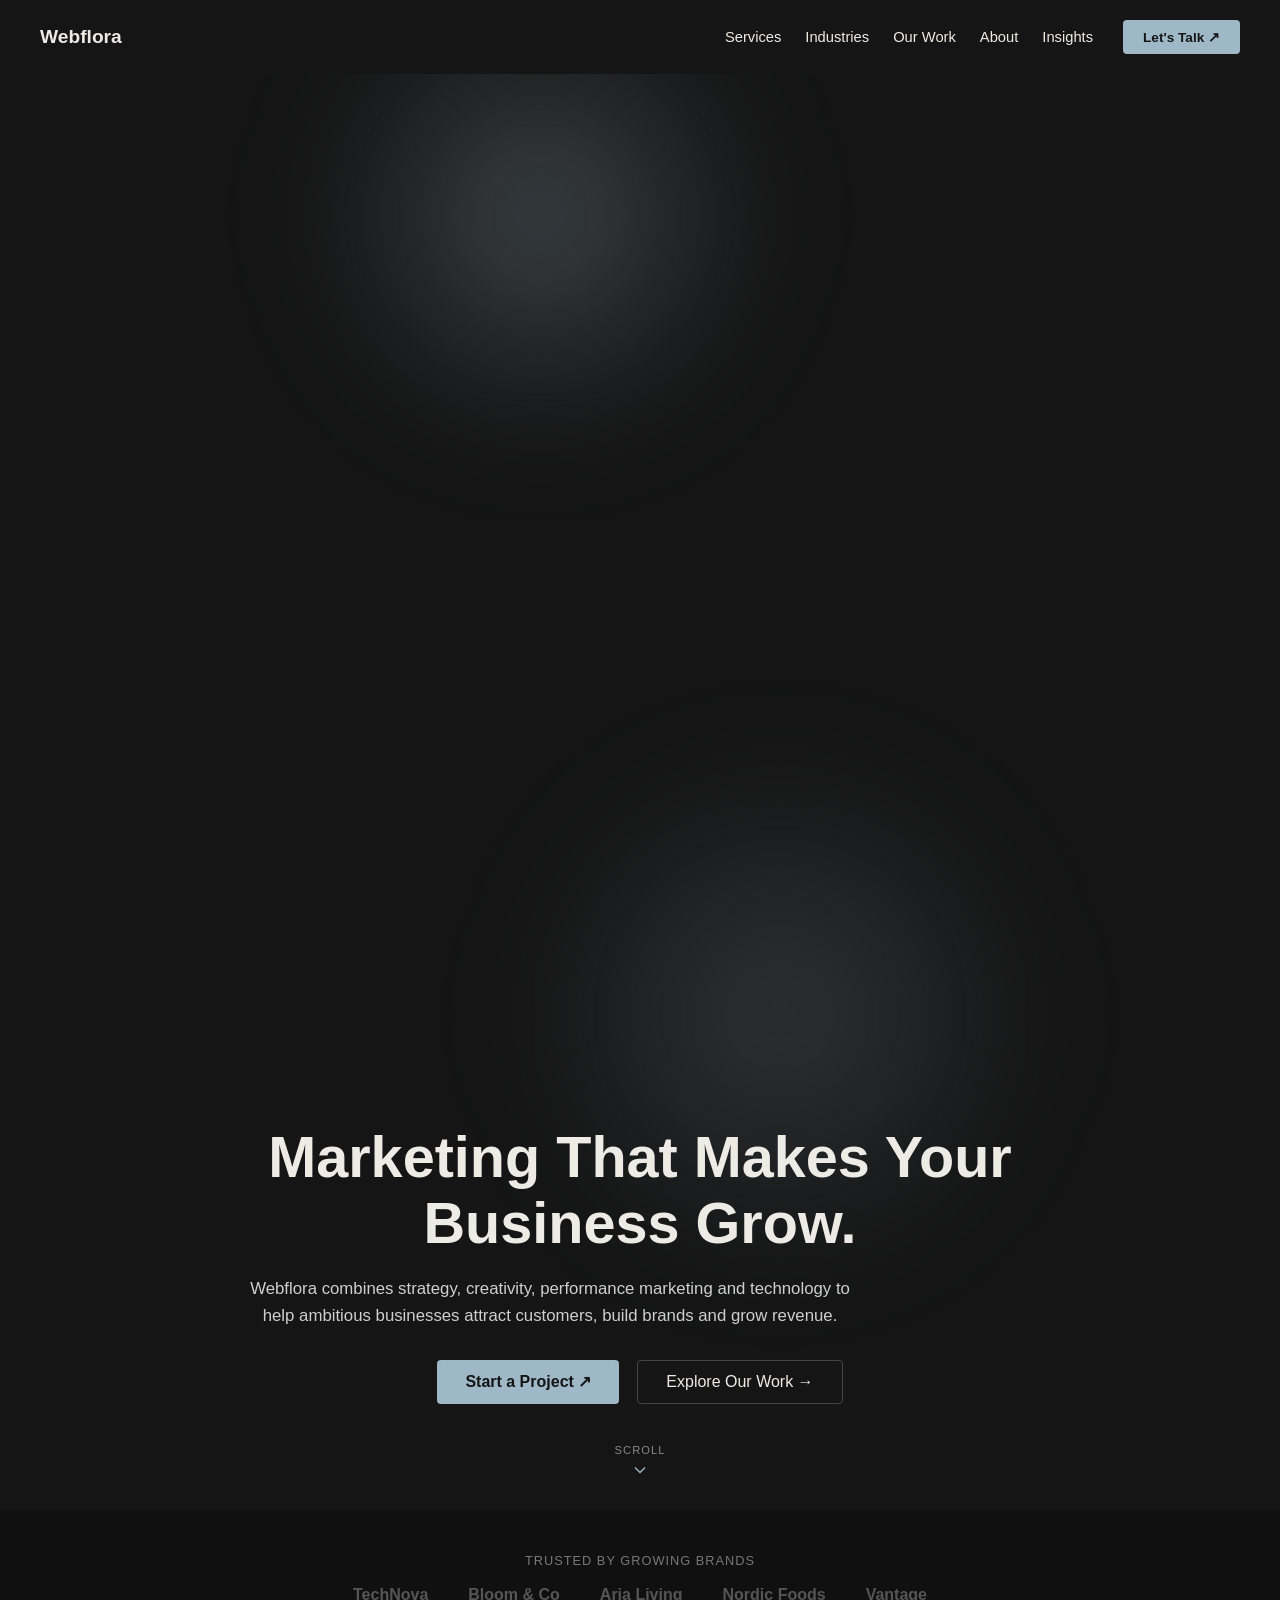
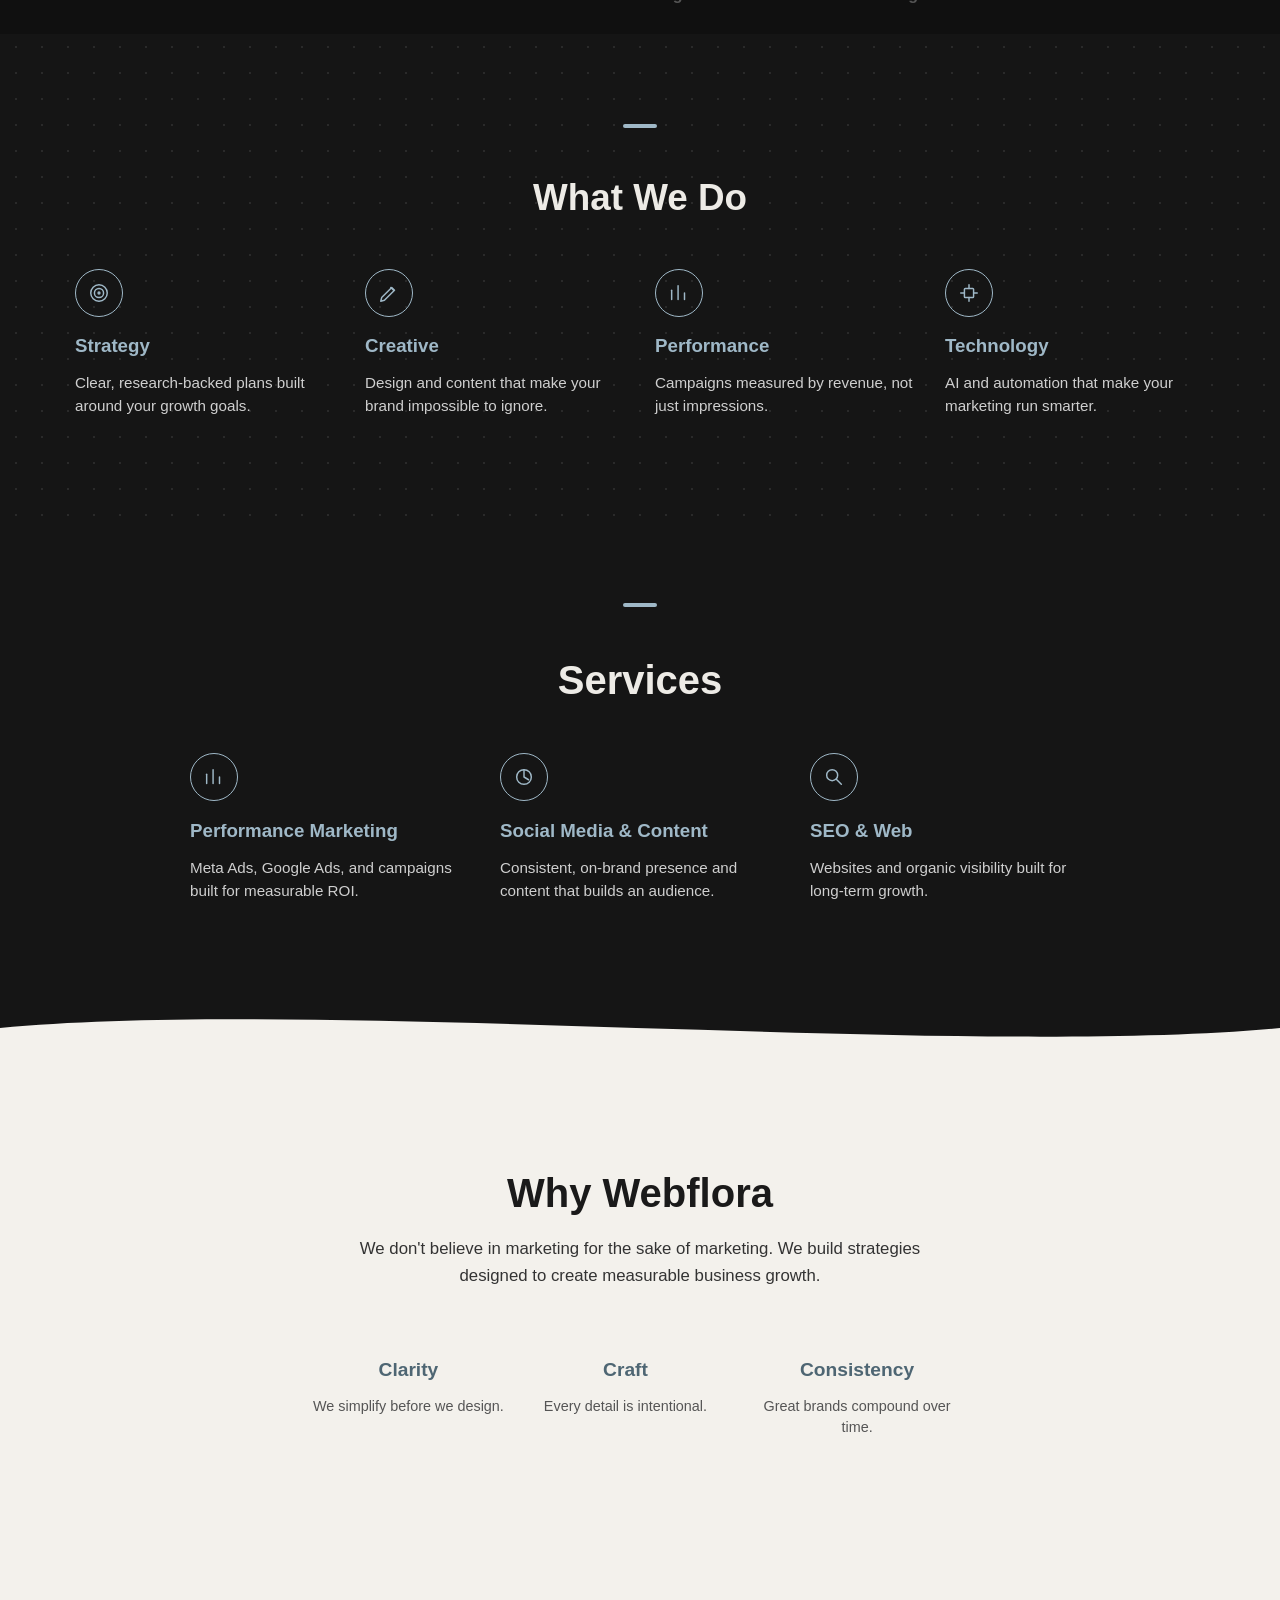
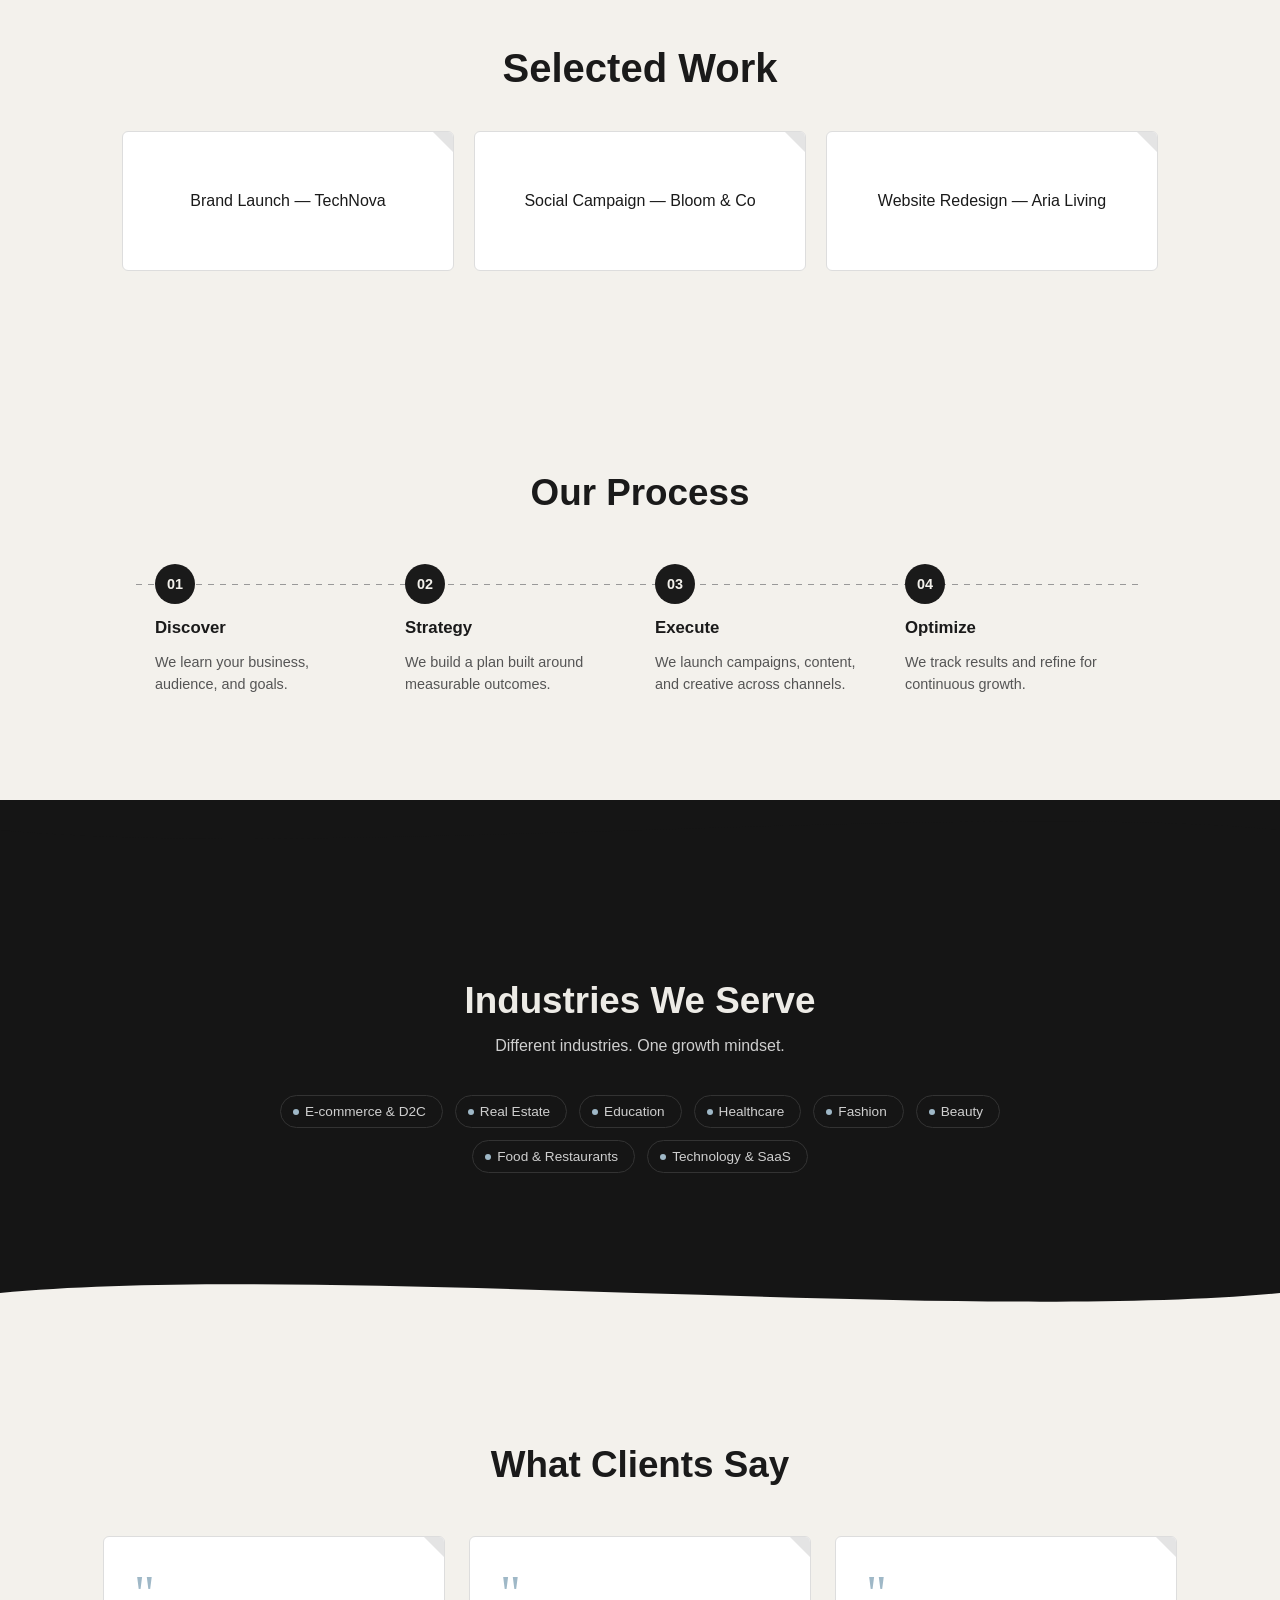
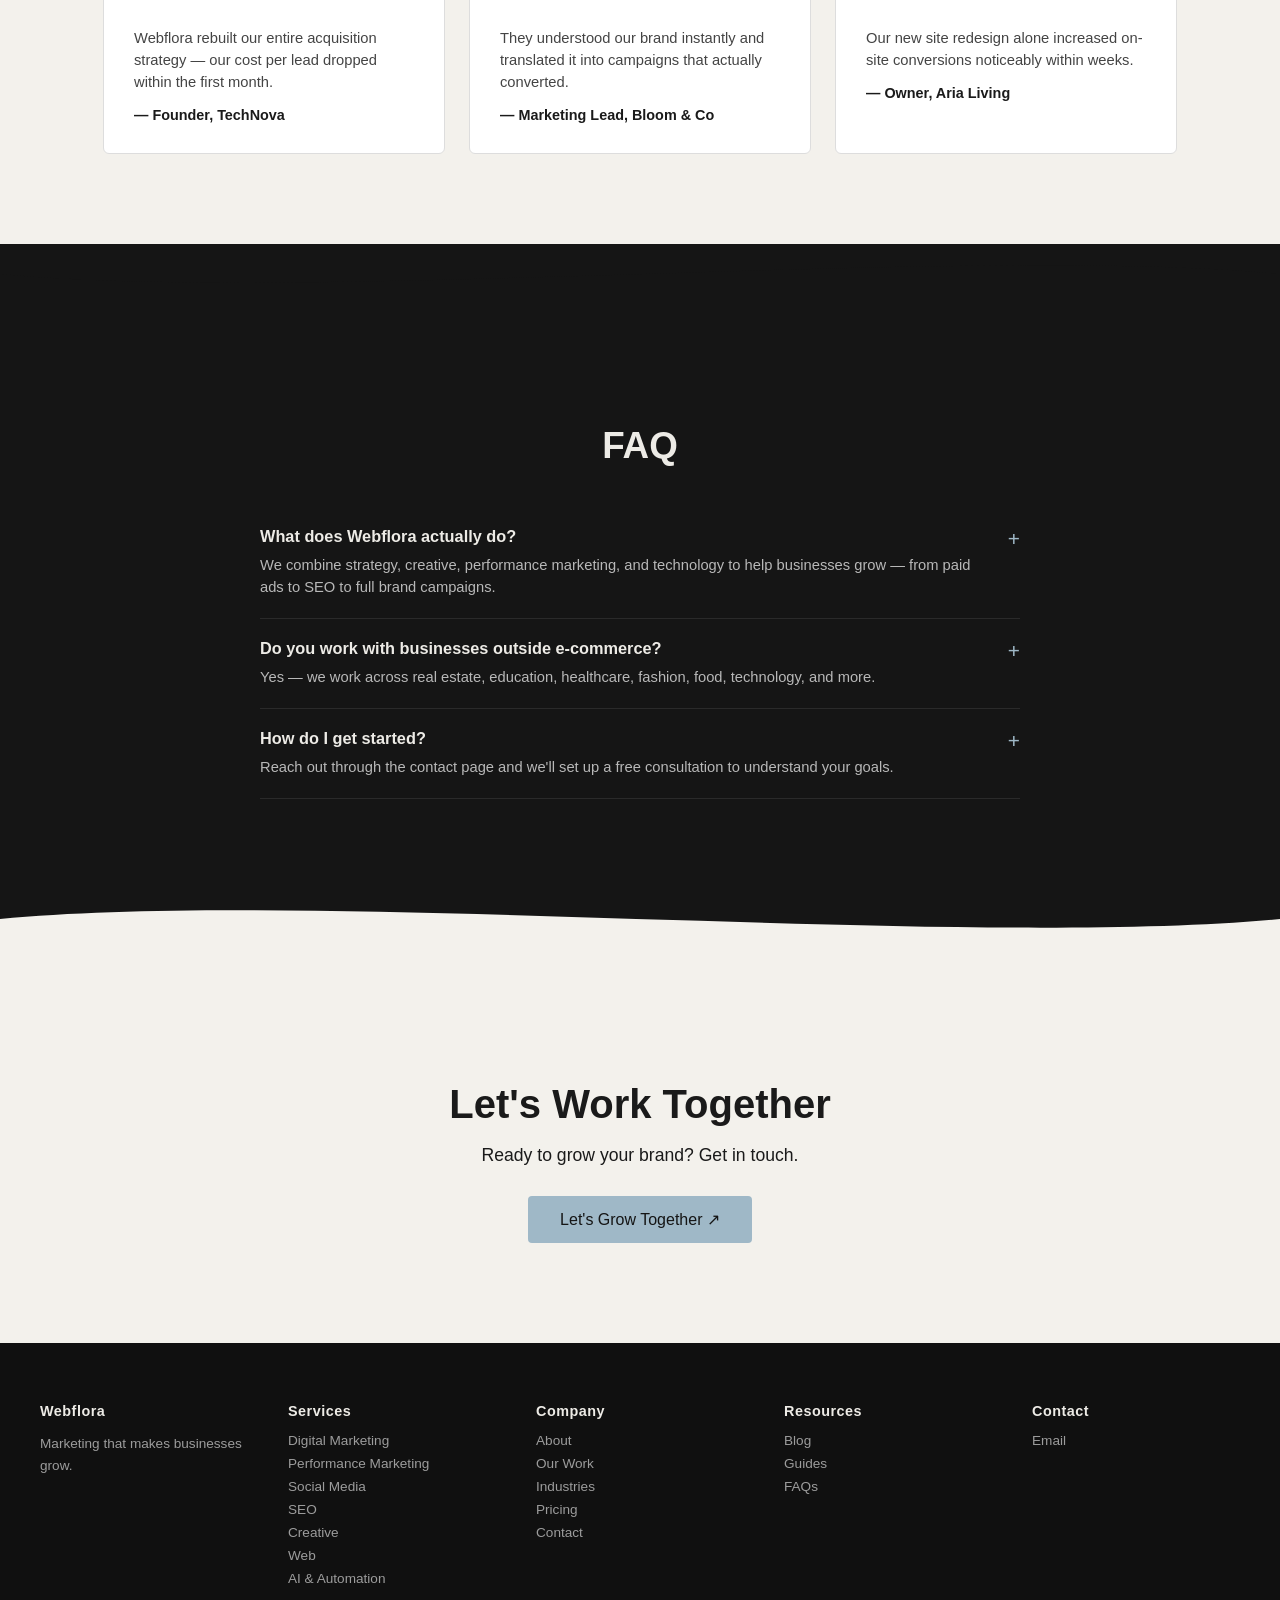
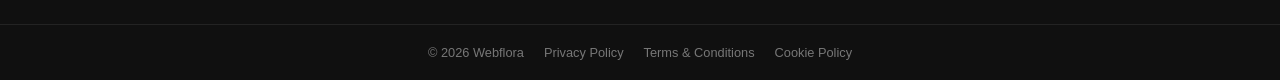
<file: index.html>
<!DOCTYPE html>
<html lang="en">
<head>
  <meta charset="UTF-8">
  <meta name="viewport" content="width=device-width, initial-scale=1.0">
  <title>Webflora — Marketing That Makes Your Business Grow</title>
  <link rel="stylesheet" href="style.css">
</head>
<body>
  <div class="page-transition-overlay"></div>

  <nav class="navbar">
    <div class="logo">Webflora</div>
    <div class="nav-right">
      <ul class="nav-links">
        <li><a href="services.html">Services</a></li>
        <li><a href="industries.html">Industries</a></li>
        <li><a href="work.html">Our Work</a></li>
        <li><a href="about.html">About</a></li>
        <li><a href="resources.html">Insights</a></li>
      </ul>
      <a href="contact.html" class="nav-cta">Let's Talk ↗</a>
    </div>
  </nav>

  <section class="hero">
    <div class="hero-blob hero-blob-1"></div>
    <div class="hero-blob hero-blob-2"></div>
    <div class="hero-content">
      <h1>Marketing That Makes Your Business Grow.</h1>
      <p class="hero-sub">Webflora combines strategy, creativity, performance marketing and technology to help ambitious businesses attract customers, build brands and grow revenue.</p>
      <div class="hero-ctas">
      <a href="contact.html" class="btn-primary">Start a Project ↗</a>
      <a href="work.html" class="btn-secondary">Explore Our Work →</a>
      </div>
    </div>
    <a href="#whatwedo" class="scroll-cue" aria-label="Scroll down">
      <span>Scroll</span>
      <svg viewBox="0 0 24 24"><path d="M6 9l6 6 6-6"/></svg>
    </a>
  </section>

  <section class="trust-bar">
    <p>Trusted by growing brands</p>
    <div class="trust-logos">
      <span>TechNova</span>
      <span>Bloom & Co</span>
      <span>Aria Living</span>
      <span>Nordic Foods</span>
      <span>Vantage</span>
    </div>
  </section>

  <section class="whatwedo fade-section" id="whatwedo">
    <span class="section-accent"></span>
    <h2>What We Do</h2>
    <div class="whatwedo-grid">
      <div class="whatwedo-item">
        <div class="icon-badge">
          <svg viewBox="0 0 24 24"><circle cx="12" cy="12" r="9"/><circle cx="12" cy="12" r="5"/><circle cx="12" cy="12" r="1"/></svg>
        </div>
        <h3>Strategy</h3>
        <p>Clear, research-backed plans built around your growth goals.</p>
      </div>
      <div class="whatwedo-item">
        <div class="icon-badge">
          <svg viewBox="0 0 24 24"><path d="M3 21l4-1 11-11-3-3L4 17l-1 4z"/><path d="M14 6l3 3"/></svg>
        </div>
        <h3>Creative</h3>
        <p>Design and content that make your brand impossible to ignore.</p>
      </div>
      <div class="whatwedo-item">
        <div class="icon-badge">
          <svg viewBox="0 0 24 24"><path d="M4 19V9"/><path d="M11 19V4"/><path d="M18 19v-7"/></svg>
        </div>
        <h3>Performance</h3>
        <p>Campaigns measured by revenue, not just impressions.</p>
      </div>
      <div class="whatwedo-item">
        <div class="icon-badge">
          <svg viewBox="0 0 24 24"><rect x="7" y="7" width="10" height="10" rx="1"/><path d="M12 3v4M12 17v4M3 12h4M17 12h4"/></svg>
        </div>
        <h3>Technology</h3>
        <p>AI and automation that make your marketing run smarter.</p>
      </div>
    </div>
  </section>

  <section class="services fade-section" id="services">
    <span class="section-accent"></span>
    <h2>Services</h2>
    <div class="services-grid">
      <div class="service-card">
        <div class="icon-badge">
          <svg viewBox="0 0 24 24"><path d="M4 19V9"/><path d="M11 19V4"/><path d="M18 19v-7"/></svg>
        </div>
        <h3>Performance Marketing</h3>
        <p>Meta Ads, Google Ads, and campaigns built for measurable ROI.</p>
      </div>
      <div class="service-card">
        <div class="icon-badge">
          <svg viewBox="0 0 24 24"><circle cx="12" cy="12" r="8"/><path d="M12 4v8l5 3"/></svg>
        </div>
        <h3>Social Media & Content</h3>
        <p>Consistent, on-brand presence and content that builds an audience.</p>
      </div>
      <div class="service-card">
        <div class="icon-badge">
          <svg viewBox="0 0 24 24"><circle cx="10" cy="10" r="6"/><path d="M20 20l-5.5-5.5"/></svg>
        </div>
        <h3>SEO & Web</h3>
        <p>Websites and organic visibility built for long-term growth.</p>
      </div>
    </div>
  </section>

  <div class="wave-divider">
    <svg viewBox="0 0 1200 60" preserveAspectRatio="none">
      <path d="M0,30 C300,0 900,60 1200,30 L1200,60 L0,60 Z" fill="#F3F1EC"/>
    </svg>
  </div>

  <section class="studio fade-section" id="why">
    <h2>Why Webflora</h2>
    <p class="studio-intro">We don't believe in marketing for the sake of marketing. We build strategies designed to create measurable business growth.</p>
    <div class="values-grid">
      <div class="value-item">
        <h3>Clarity</h3>
        <p>We simplify before we design.</p>
      </div>
      <div class="value-item">
        <h3>Craft</h3>
        <p>Every detail is intentional.</p>
      </div>
      <div class="value-item">
        <h3>Consistency</h3>
        <p>Great brands compound over time.</p>
      </div>
    </div>
  </section>

  <section class="work fade-section" id="work">
    <h2>Selected Work</h2>
    <div class="work-grid">
      <div class="work-card">Brand Launch — TechNova</div>
      <div class="work-card">Social Campaign — Bloom & Co</div>
      <div class="work-card">Website Redesign — Aria Living</div>
    </div>
  </section>

  <section class="process fade-section" id="process">
    <h2>Our Process</h2>
    <div class="process-steps">
      <div class="process-step">
        <div class="step-badge">01</div>
        <h3>Discover</h3>
        <p>We learn your business, audience, and goals.</p>
      </div>
      <div class="process-step">
        <div class="step-badge">02</div>
        <h3>Strategy</h3>
        <p>We build a plan built around measurable outcomes.</p>
      </div>
      <div class="process-step">
        <div class="step-badge">03</div>
        <h3>Execute</h3>
        <p>We launch campaigns, content, and creative across channels.</p>
      </div>
      <div class="process-step">
        <div class="step-badge">04</div>
        <h3>Optimize</h3>
        <p>We track results and refine for continuous growth.</p>
      </div>
    </div>
  </section>

  <div class="wave-divider">
    <svg viewBox="0 0 1200 60" preserveAspectRatio="none">
      <path d="M0,30 C300,60 900,0 1200,30 L1200,60 L0,60 Z" fill="#151515"/>
    </svg>
  </div>

  <section class="industries-teaser fade-section" id="industries">
    <h2>Industries We Serve</h2>
    <p>Different industries. One growth mindset.</p>
    <div class="industry-pills">
      <span class="industry-pill">E-commerce & D2C</span>
      <span class="industry-pill">Real Estate</span>
      <span class="industry-pill">Education</span>
      <span class="industry-pill">Healthcare</span>
      <span class="industry-pill">Fashion</span>
      <span class="industry-pill">Beauty</span>
      <span class="industry-pill">Food & Restaurants</span>
      <span class="industry-pill">Technology & SaaS</span>
    </div>
  </section>

  <div class="wave-divider">
    <svg viewBox="0 0 1200 60" preserveAspectRatio="none">
      <path d="M0,30 C300,0 900,60 1200,30 L1200,60 L0,60 Z" fill="#F3F1EC"/>
    </svg>
  </div>

  <section class="testimonials fade-section" id="testimonials">
    <h2>What Clients Say</h2>
    <div class="testimonial-grid">
      <div class="testimonial-card">
        <span class="testimonial-quote-mark">"</span>
        <p>Webflora rebuilt our entire acquisition strategy — our cost per lead dropped within the first month.</p>
        <div class="testimonial-name">— Founder, TechNova</div>
      </div>
      <div class="testimonial-card">
        <span class="testimonial-quote-mark">"</span>
        <p>They understood our brand instantly and translated it into campaigns that actually converted.</p>
        <div class="testimonial-name">— Marketing Lead, Bloom & Co</div>
      </div>
      <div class="testimonial-card">
        <span class="testimonial-quote-mark">"</span>
        <p>Our new site redesign alone increased on-site conversions noticeably within weeks.</p>
        <div class="testimonial-name">— Owner, Aria Living</div>
      </div>
    </div>
  </section>

  <div class="wave-divider">
    <svg viewBox="0 0 1200 60" preserveAspectRatio="none">
      <path d="M0,30 C300,60 900,0 1200,30 L1200,60 L0,60 Z" fill="#151515"/>
    </svg>
  </div>

  <section class="faq fade-section" id="faq">
    <h2>FAQ</h2>
    <div class="faq-item">
      <h3>What does Webflora actually do?</h3>
      <p>We combine strategy, creative, performance marketing, and technology to help businesses grow — from paid ads to SEO to full brand campaigns.</p>
    </div>
    <div class="faq-item">
      <h3>Do you work with businesses outside e-commerce?</h3>
      <p>Yes — we work across real estate, education, healthcare, fashion, food, technology, and more.</p>
    </div>
    <div class="faq-item">
      <h3>How do I get started?</h3>
      <p>Reach out through the contact page and we'll set up a free consultation to understand your goals.</p>
    </div>
  </section>

  <div class="wave-divider">
    <svg viewBox="0 0 1200 60" preserveAspectRatio="none">
      <path d="M0,30 C300,0 900,60 1200,30 L1200,60 L0,60 Z" fill="#F3F1EC"/>
    </svg>
  </div>

  <section class="contact fade-section" id="contact">
    <h2>Let's Work Together</h2>
    <p>Ready to grow your brand? Get in touch.</p>
    <a href="mailto:scalewithsamzx@gmail.com" class="contact-btn">Let's Grow Together ↗</a>
  </section>

  <footer class="site-footer">
    <div class="footer-columns">
      <div class="footer-col">
        <h4>Webflora</h4>
        <p>Marketing that makes businesses grow.</p>
      </div>
      <div class="footer-col">
        <h4>Services</h4>
        <a href="services.html">Digital Marketing</a>
        <a href="services.html">Performance Marketing</a>
        <a href="services.html">Social Media</a>
        <a href="services.html">SEO</a>
        <a href="services.html">Creative</a>
        <a href="services.html">Web</a>
        <a href="services.html">AI & Automation</a>
      </div>
      <div class="footer-col">
        <h4>Company</h4>
        <a href="about.html">About</a>
        <a href="work.html">Our Work</a>
        <a href="industries.html">Industries</a>
        <a href="pricing.html">Pricing</a>
        <a href="contact.html">Contact</a>
      </div>
      <div class="footer-col">
        <h4>Resources</h4>
        <a href="resources.html">Blog</a>
        <a href="resources.html">Guides</a>
        <a href="resources.html">FAQs</a>
      </div>
      <div class="footer-col">
        <h4>Contact</h4>
        <a href="mailto:scalewithsamzx@gmail.com">Email</a>
      </div>
    </div>
    <div class="footer-bottom">
      <span>&copy; 2026 Webflora</span>
      <a href="privacy.html">Privacy Policy</a>
      <a href="terms.html">Terms & Conditions</a>
      <a href="cookies.html">Cookie Policy</a>
    </div>
  </footer>

  <script>
    const sections = document.querySelectorAll('.fade-section');

    const observer = new IntersectionObserver((entries) => {
      entries.forEach(entry => {
        if (entry.isIntersecting) {
          entry.target.classList.add('visible');
        }
      });
    }, { threshold: 0.15 });

    sections.forEach(section => observer.observe(section));
  </script>


  <script>
    (function () {
      const overlay = document.querySelector(".page-transition-overlay");
      if (!overlay) return;
      window.addEventListener("DOMContentLoaded", () => {
        requestAnimationFrame(() => overlay.classList.add("pt-reveal"));
      });
      document.querySelectorAll("a[href$=\".html\"]").forEach(link => {
        link.addEventListener("click", function (e) {
          const href = this.getAttribute("href");
          if (!href || href.startsWith("http") || this.target === "_blank") return;
          e.preventDefault();
          overlay.classList.remove("pt-reveal");
          void overlay.offsetWidth;
          overlay.classList.add("pt-cover");
          setTimeout(() => { window.location.href = href; }, 420);
        });
      });
    })();
  </script>

</body>
</html>
</file>
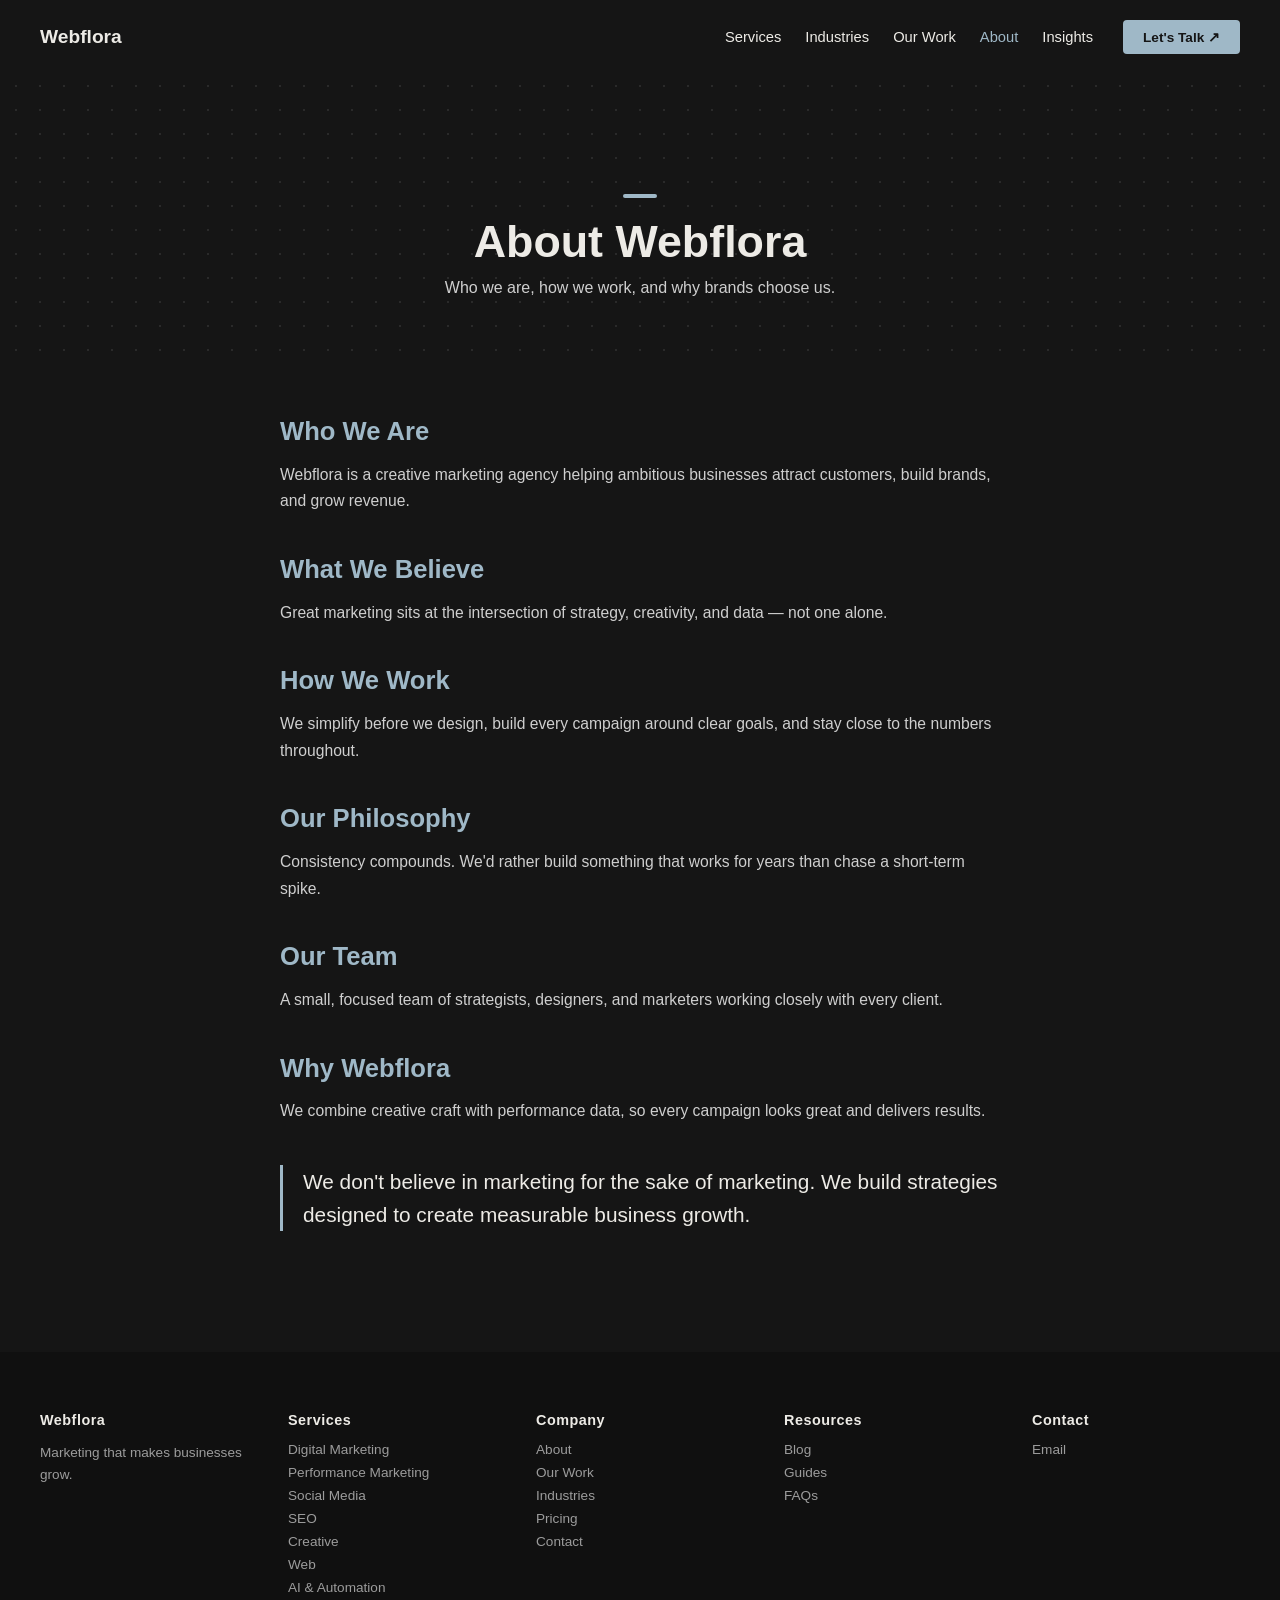
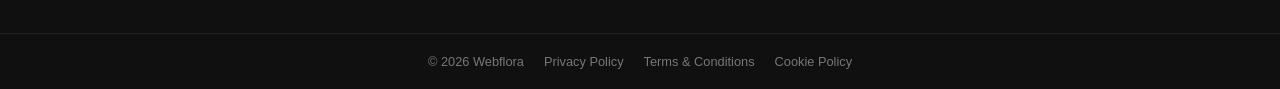
<file: about.html>
<!DOCTYPE html>
<html lang="en">
<head>
  <meta charset="UTF-8">
  <meta name="viewport" content="width=device-width, initial-scale=1.0">
  <title>About — Webflora</title>
  <link rel="stylesheet" href="style.css">
</head>
<body>
  <div class="page-transition-overlay"></div>

  <nav class="navbar">
    <div class="logo">Webflora</div>
    <div class="nav-right">
      <ul class="nav-links">
        <li><a href="services.html">Services</a></li>
        <li><a href="industries.html">Industries</a></li>
        <li><a href="work.html">Our Work</a></li>
        <li><a href="about.html" class="active">About</a></li>
        <li><a href="resources.html">Insights</a></li>
      </ul>
      <a href="contact.html" class="nav-cta">Let's Talk ↗</a>
    </div>
  </nav>

  <header class="page-header">
    <span class="section-accent"></span>
    <h1>About Webflora</h1>
    <p>Who we are, how we work, and why brands choose us.</p>
  </header>

  <section class="text-section fade-section">
    <div class="text-inner">
      <h2>Who We Are</h2>
      <p>Webflora is a creative marketing agency helping ambitious businesses attract customers, build brands, and grow revenue.</p>

      <h2>What We Believe</h2>
      <p>Great marketing sits at the intersection of strategy, creativity, and data — not one alone.</p>

      <h2>How We Work</h2>
      <p>We simplify before we design, build every campaign around clear goals, and stay close to the numbers throughout.</p>

      <h2>Our Philosophy</h2>
      <p>Consistency compounds. We'd rather build something that works for years than chase a short-term spike.</p>

      <h2>Our Team</h2>
      <p>A small, focused team of strategists, designers, and marketers working closely with every client.</p>

      <h2>Why Webflora</h2>
      <p>We combine creative craft with performance data, so every campaign looks great and delivers results.</p>

      <p class="statement">We don't believe in marketing for the sake of marketing. We build strategies designed to create measurable business growth.</p>
    </div>
  </section>

  <footer class="site-footer">
    <div class="footer-columns">
      <div class="footer-col">
        <h4>Webflora</h4>
        <p>Marketing that makes businesses grow.</p>
      </div>
      <div class="footer-col">
        <h4>Services</h4>
        <a href="services.html">Digital Marketing</a>
        <a href="services.html">Performance Marketing</a>
        <a href="services.html">Social Media</a>
        <a href="services.html">SEO</a>
        <a href="services.html">Creative</a>
        <a href="services.html">Web</a>
        <a href="services.html">AI & Automation</a>
      </div>
      <div class="footer-col">
        <h4>Company</h4>
        <a href="about.html">About</a>
        <a href="work.html">Our Work</a>
        <a href="industries.html">Industries</a>
        <a href="pricing.html">Pricing</a>
        <a href="contact.html">Contact</a>
      </div>
      <div class="footer-col">
        <h4>Resources</h4>
        <a href="resources.html">Blog</a>
        <a href="resources.html">Guides</a>
        <a href="resources.html">FAQs</a>
      </div>
      <div class="footer-col">
        <h4>Contact</h4>
        <a href="mailto:scalewithsamzx@gmail.com">Email</a>
      </div>
    </div>
    <div class="footer-bottom">
      <span>&copy; 2026 Webflora</span>
      <a href="privacy.html">Privacy Policy</a>
      <a href="terms.html">Terms & Conditions</a>
      <a href="cookies.html">Cookie Policy</a>
    </div>
  </footer>


  <script>
    const sections = document.querySelectorAll(".fade-section");
    const observer = new IntersectionObserver((entries) => {
      entries.forEach(entry => {
        if (entry.isIntersecting) entry.target.classList.add("visible");
      });
    }, { threshold: 0.15 });
    sections.forEach(section => observer.observe(section));
  </script>


  <script>
    (function () {
      const overlay = document.querySelector(".page-transition-overlay");
      if (!overlay) return;
      window.addEventListener("DOMContentLoaded", () => {
        requestAnimationFrame(() => overlay.classList.add("pt-reveal"));
      });
      document.querySelectorAll("a[href$=\".html\"]").forEach(link => {
        link.addEventListener("click", function (e) {
          const href = this.getAttribute("href");
          if (!href || href.startsWith("http") || this.target === "_blank") return;
          e.preventDefault();
          overlay.classList.remove("pt-reveal");
          void overlay.offsetWidth;
          overlay.classList.add("pt-cover");
          setTimeout(() => { window.location.href = href; }, 420);
        });
      });
    })();
  </script>

</body>
</html>
</file>
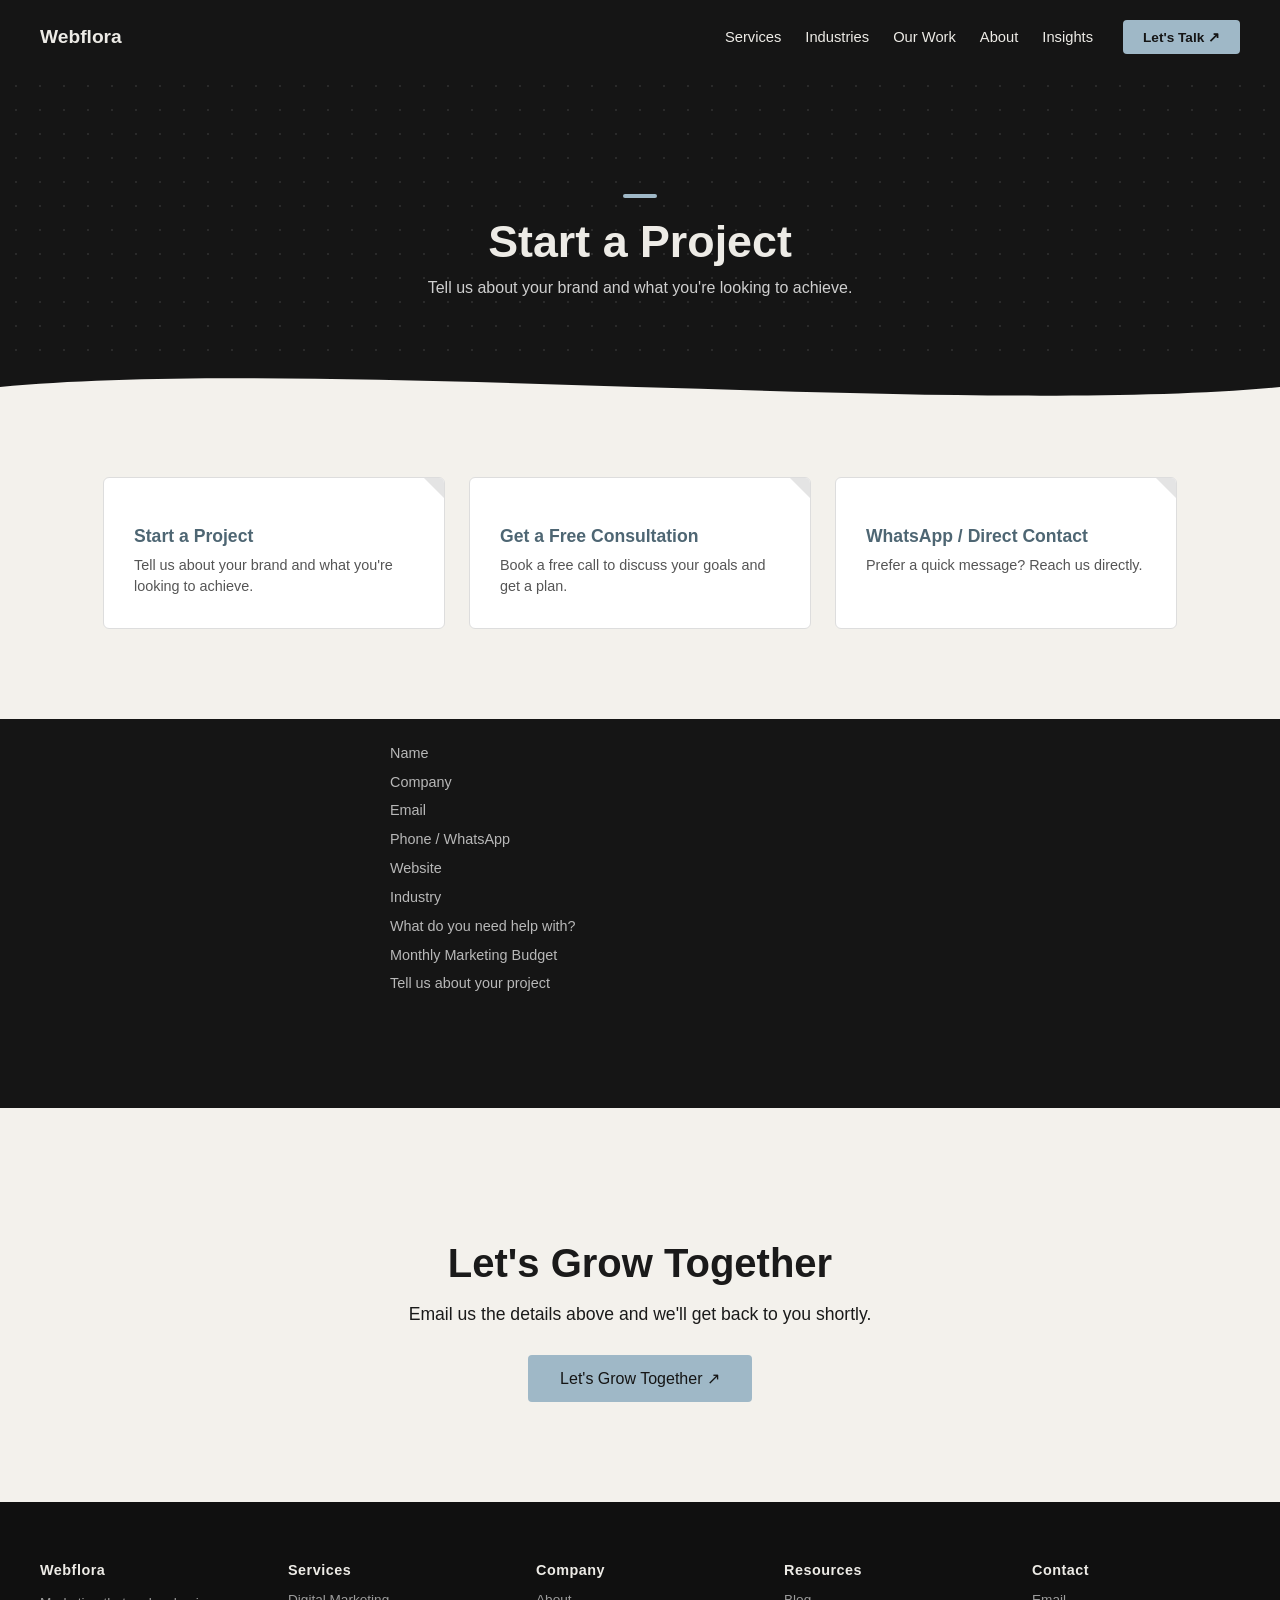
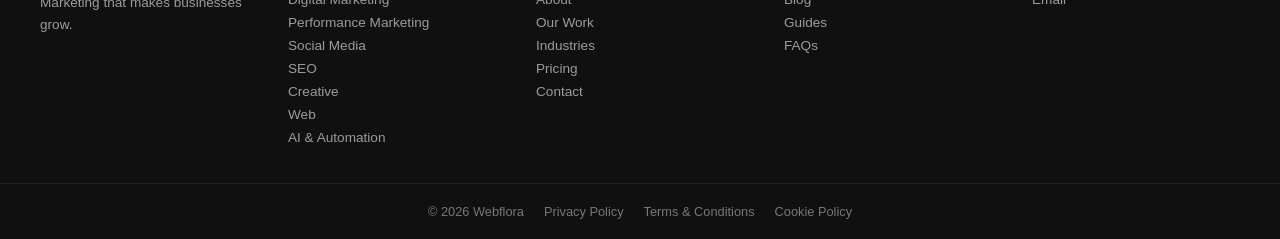
<file: contact.html>
<!DOCTYPE html>
<html lang="en">
<head>
  <meta charset="UTF-8">
  <meta name="viewport" content="width=device-width, initial-scale=1.0">
  <title>Start a Project — Webflora</title>
  <link rel="stylesheet" href="style.css">
</head>
<body>
  <div class="page-transition-overlay"></div>

  <nav class="navbar">
    <div class="logo">Webflora</div>
    <div class="nav-right">
      <ul class="nav-links">
        <li><a href="services.html">Services</a></li>
        <li><a href="industries.html">Industries</a></li>
        <li><a href="work.html">Our Work</a></li>
        <li><a href="about.html">About</a></li>
        <li><a href="resources.html">Insights</a></li>
      </ul>
      <a href="contact.html" class="nav-cta active">Let's Talk ↗</a>
    </div>
  </nav>

  <header class="page-header">
    <span class="section-accent"></span>
    <h1>Start a Project</h1>
    <p>Tell us about your brand and what you're looking to achieve.</p>
  </header>

  <div class="wave-divider">
    <svg viewBox="0 0 1200 60" preserveAspectRatio="none">
      <path d="M0,30 C300,0 900,60 1200,30 L1200,60 L0,60 Z" fill="#F3F1EC"/>
    </svg>
  </div>

  <section class="item-grid fade-section">
    <div class="item-card"><h3>Start a Project</h3><p>Tell us about your brand and what you're looking to achieve.</p></div>
    <div class="item-card"><h3>Get a Free Consultation</h3><p>Book a free call to discuss your goals and get a plan.</p></div>
    <div class="item-card"><h3>WhatsApp / Direct Contact</h3><p>Prefer a quick message? Reach us directly.</p></div>
  </section>

  <section class="contact-form-note fade-section">
    <div class="field-list">
      Name<br>
      Company<br>
      Email<br>
      Phone / WhatsApp<br>
      Website<br>
      Industry<br>
      What do you need help with?<br>
      Monthly Marketing Budget<br>
      Tell us about your project
    </div>
  </section>

  <section class="contact fade-section">
    <h2>Let's Grow Together</h2>
    <p>Email us the details above and we'll get back to you shortly.</p>
    <a href="mailto:scalewithsamzx@gmail.com" class="contact-btn">Let's Grow Together ↗</a>
  </section>

  <footer class="site-footer">
    <div class="footer-columns">
      <div class="footer-col">
        <h4>Webflora</h4>
        <p>Marketing that makes businesses grow.</p>
      </div>
      <div class="footer-col">
        <h4>Services</h4>
        <a href="services.html">Digital Marketing</a>
        <a href="services.html">Performance Marketing</a>
        <a href="services.html">Social Media</a>
        <a href="services.html">SEO</a>
        <a href="services.html">Creative</a>
        <a href="services.html">Web</a>
        <a href="services.html">AI & Automation</a>
      </div>
      <div class="footer-col">
        <h4>Company</h4>
        <a href="about.html">About</a>
        <a href="work.html">Our Work</a>
        <a href="industries.html">Industries</a>
        <a href="pricing.html">Pricing</a>
        <a href="contact.html">Contact</a>
      </div>
      <div class="footer-col">
        <h4>Resources</h4>
        <a href="resources.html">Blog</a>
        <a href="resources.html">Guides</a>
        <a href="resources.html">FAQs</a>
      </div>
      <div class="footer-col">
        <h4>Contact</h4>
        <a href="mailto:scalewithsamzx@gmail.com">Email</a>
      </div>
    </div>
    <div class="footer-bottom">
      <span>&copy; 2026 Webflora</span>
      <a href="privacy.html">Privacy Policy</a>
      <a href="terms.html">Terms & Conditions</a>
      <a href="cookies.html">Cookie Policy</a>
    </div>
  </footer>


  <script>
    const sections = document.querySelectorAll(".fade-section");
    const observer = new IntersectionObserver((entries) => {
      entries.forEach(entry => {
        if (entry.isIntersecting) entry.target.classList.add("visible");
      });
    }, { threshold: 0.15 });
    sections.forEach(section => observer.observe(section));
  </script>


  <script>
    (function () {
      const overlay = document.querySelector(".page-transition-overlay");
      if (!overlay) return;
      window.addEventListener("DOMContentLoaded", () => {
        requestAnimationFrame(() => overlay.classList.add("pt-reveal"));
      });
      document.querySelectorAll("a[href$=\".html\"]").forEach(link => {
        link.addEventListener("click", function (e) {
          const href = this.getAttribute("href");
          if (!href || href.startsWith("http") || this.target === "_blank") return;
          e.preventDefault();
          overlay.classList.remove("pt-reveal");
          void overlay.offsetWidth;
          overlay.classList.add("pt-cover");
          setTimeout(() => { window.location.href = href; }, 420);
        });
      });
    })();
  </script>

</body>
</html>
</file>
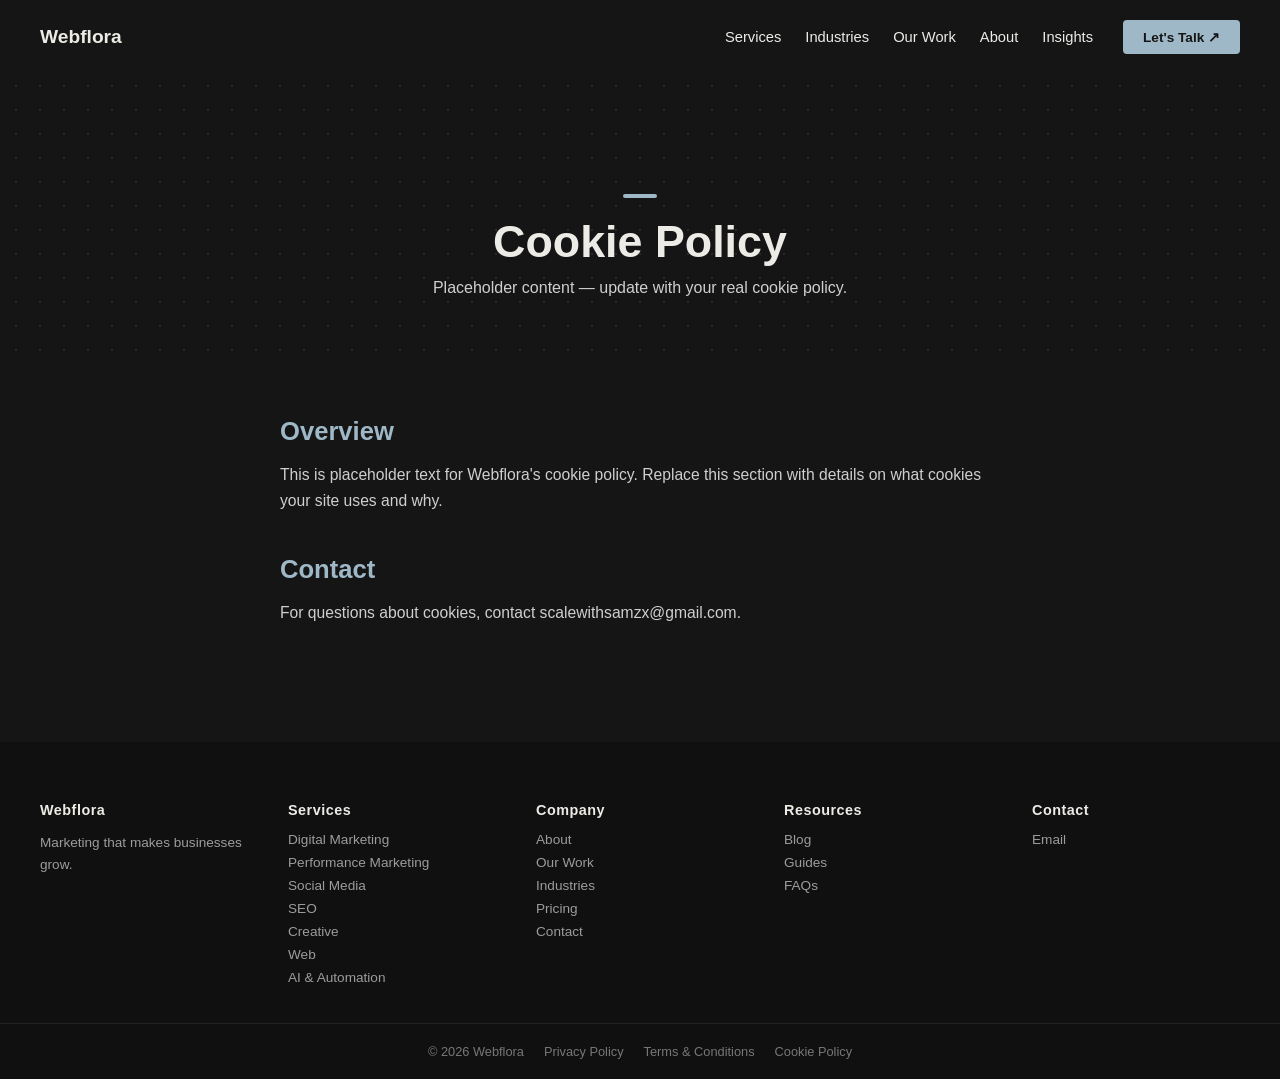
<file: cookies.html>
<!DOCTYPE html>
<html lang="en">
<head>
  <meta charset="UTF-8">
  <meta name="viewport" content="width=device-width, initial-scale=1.0">
  <title>Cookie Policy — Webflora</title>
  <link rel="stylesheet" href="style.css">
</head>
<body>
  <div class="page-transition-overlay"></div>

  <nav class="navbar">
    <div class="logo">Webflora</div>
    <div class="nav-right">
      <ul class="nav-links">
        <li><a href="services.html">Services</a></li>
        <li><a href="industries.html">Industries</a></li>
        <li><a href="work.html">Our Work</a></li>
        <li><a href="about.html">About</a></li>
        <li><a href="resources.html">Insights</a></li>
      </ul>
      <a href="contact.html" class="nav-cta">Let's Talk ↗</a>
    </div>
  </nav>

  <header class="page-header">
    <span class="section-accent"></span>
    <h1>Cookie Policy</h1>
    <p>Placeholder content — update with your real cookie policy.</p>
  </header>

  <section class="text-section fade-section">
    <div class="text-inner">
      <h2>Overview</h2>
      <p>This is placeholder text for Webflora's cookie policy. Replace this section with details on what cookies your site uses and why.</p>

      <h2>Contact</h2>
      <p>For questions about cookies, contact scalewithsamzx@gmail.com.</p>
    </div>
  </section>

  <footer class="site-footer">
    <div class="footer-columns">
      <div class="footer-col">
        <h4>Webflora</h4>
        <p>Marketing that makes businesses grow.</p>
      </div>
      <div class="footer-col">
        <h4>Services</h4>
        <a href="services.html">Digital Marketing</a>
        <a href="services.html">Performance Marketing</a>
        <a href="services.html">Social Media</a>
        <a href="services.html">SEO</a>
        <a href="services.html">Creative</a>
        <a href="services.html">Web</a>
        <a href="services.html">AI & Automation</a>
      </div>
      <div class="footer-col">
        <h4>Company</h4>
        <a href="about.html">About</a>
        <a href="work.html">Our Work</a>
        <a href="industries.html">Industries</a>
        <a href="pricing.html">Pricing</a>
        <a href="contact.html">Contact</a>
      </div>
      <div class="footer-col">
        <h4>Resources</h4>
        <a href="resources.html">Blog</a>
        <a href="resources.html">Guides</a>
        <a href="resources.html">FAQs</a>
      </div>
      <div class="footer-col">
        <h4>Contact</h4>
        <a href="mailto:scalewithsamzx@gmail.com">Email</a>
      </div>
    </div>
    <div class="footer-bottom">
      <span>&copy; 2026 Webflora</span>
      <a href="privacy.html">Privacy Policy</a>
      <a href="terms.html">Terms & Conditions</a>
      <a href="cookies.html">Cookie Policy</a>
    </div>
  </footer>


  <script>
    const sections = document.querySelectorAll(".fade-section");
    const observer = new IntersectionObserver((entries) => {
      entries.forEach(entry => {
        if (entry.isIntersecting) entry.target.classList.add("visible");
      });
    }, { threshold: 0.15 });
    sections.forEach(section => observer.observe(section));
  </script>


  <script>
    (function () {
      const overlay = document.querySelector(".page-transition-overlay");
      if (!overlay) return;
      window.addEventListener("DOMContentLoaded", () => {
        requestAnimationFrame(() => overlay.classList.add("pt-reveal"));
      });
      document.querySelectorAll("a[href$=\".html\"]").forEach(link => {
        link.addEventListener("click", function (e) {
          const href = this.getAttribute("href");
          if (!href || href.startsWith("http") || this.target === "_blank") return;
          e.preventDefault();
          overlay.classList.remove("pt-reveal");
          void overlay.offsetWidth;
          overlay.classList.add("pt-cover");
          setTimeout(() => { window.location.href = href; }, 420);
        });
      });
    })();
  </script>

</body>
</html>
</file>
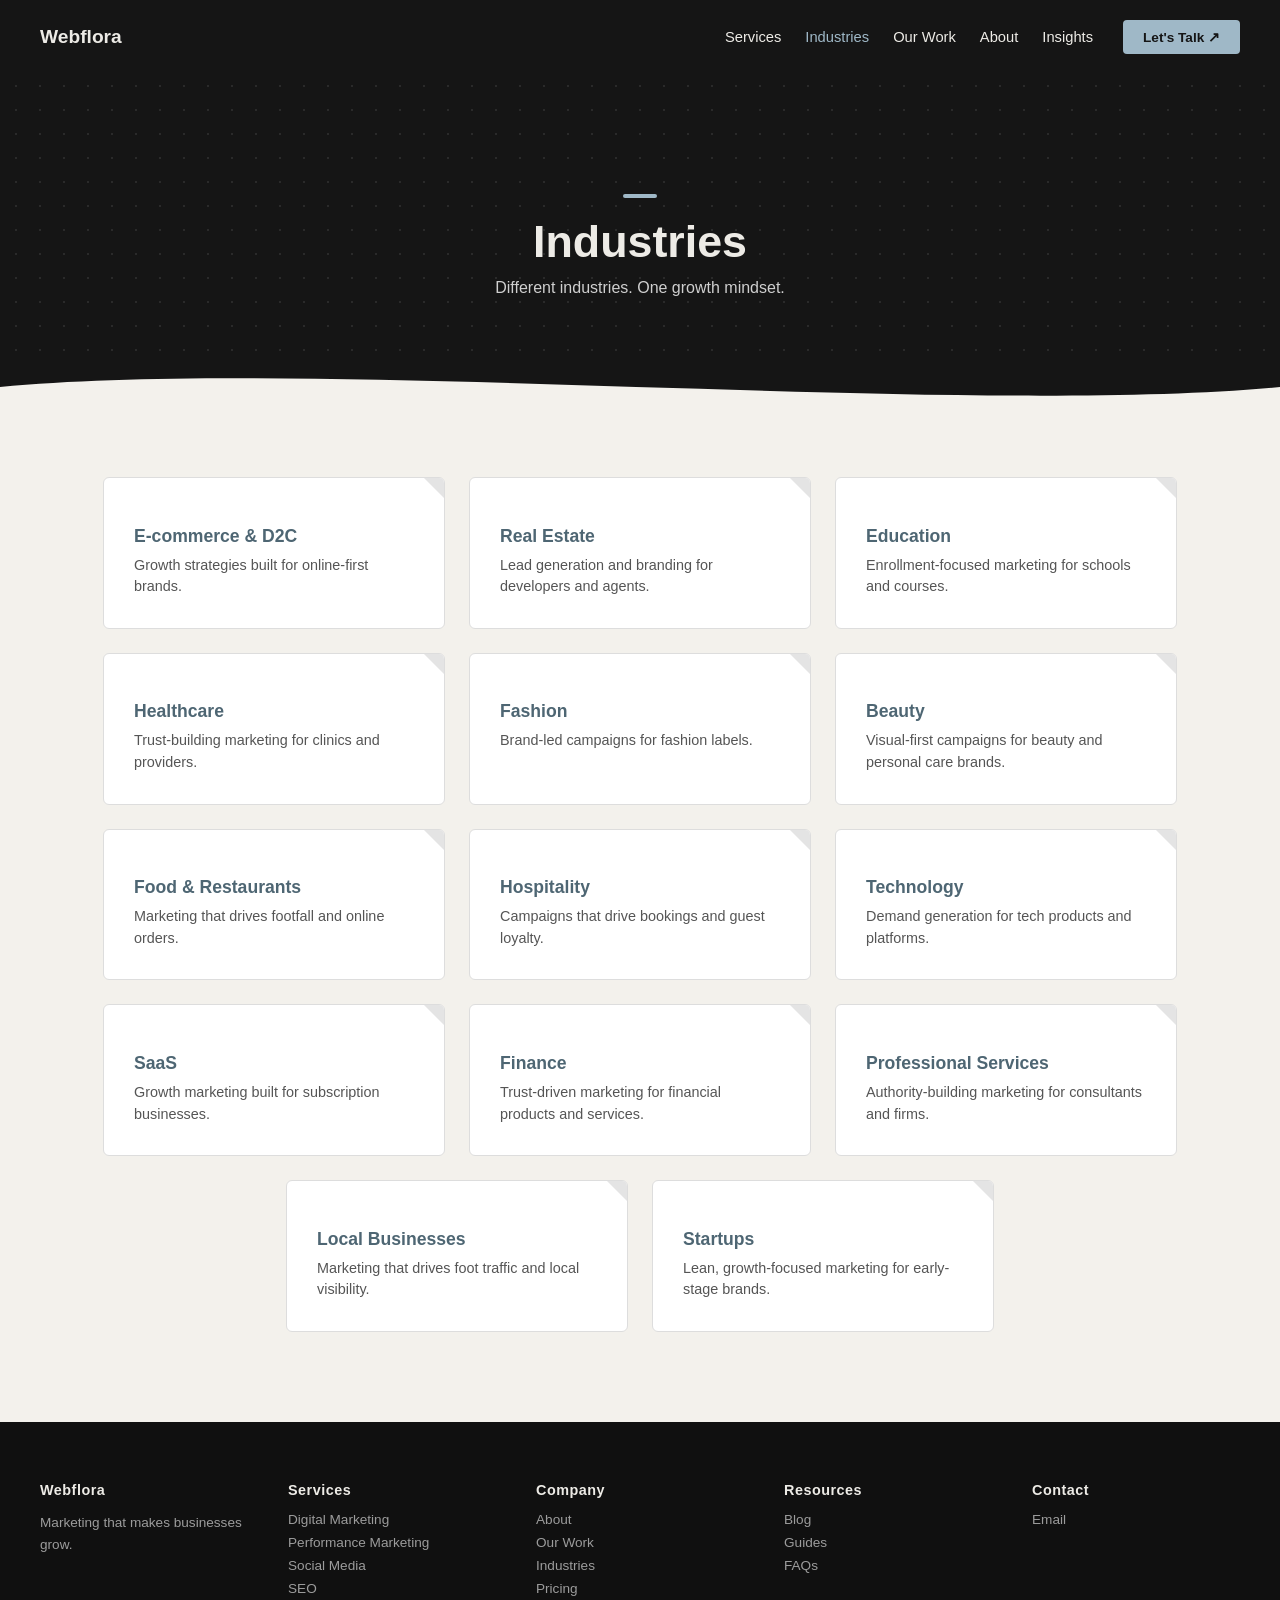
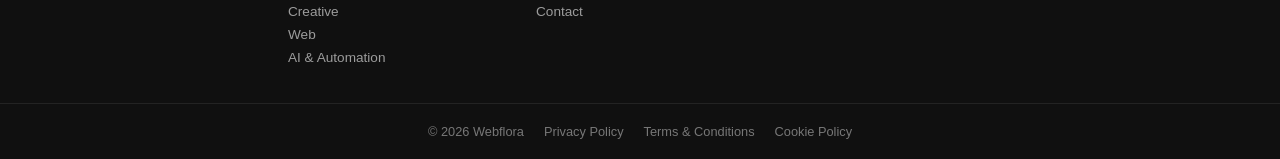
<file: industries.html>
<!DOCTYPE html>
<html lang="en">
<head>
  <meta charset="UTF-8">
  <meta name="viewport" content="width=device-width, initial-scale=1.0">
  <title>Industries — Webflora</title>
  <link rel="stylesheet" href="style.css">
</head>
<body>
  <div class="page-transition-overlay"></div>

  <nav class="navbar">
    <div class="logo">Webflora</div>
    <div class="nav-right">
      <ul class="nav-links">
        <li><a href="services.html">Services</a></li>
        <li><a href="industries.html" class="active">Industries</a></li>
        <li><a href="work.html">Our Work</a></li>
        <li><a href="about.html">About</a></li>
        <li><a href="resources.html">Insights</a></li>
      </ul>
      <a href="contact.html" class="nav-cta">Let's Talk ↗</a>
    </div>
  </nav>

  <header class="page-header">
    <span class="section-accent"></span>
    <h1>Industries</h1>
    <p>Different industries. One growth mindset.</p>
  </header>

  <div class="wave-divider">
    <svg viewBox="0 0 1200 60" preserveAspectRatio="none">
      <path d="M0,30 C300,0 900,60 1200,30 L1200,60 L0,60 Z" fill="#F3F1EC"/>
    </svg>
  </div>

  <section class="item-grid fade-section">
    <div class="item-card"><h3>E-commerce & D2C</h3><p>Growth strategies built for online-first brands.</p></div>
    <div class="item-card"><h3>Real Estate</h3><p>Lead generation and branding for developers and agents.</p></div>
    <div class="item-card"><h3>Education</h3><p>Enrollment-focused marketing for schools and courses.</p></div>
    <div class="item-card"><h3>Healthcare</h3><p>Trust-building marketing for clinics and providers.</p></div>
    <div class="item-card"><h3>Fashion</h3><p>Brand-led campaigns for fashion labels.</p></div>
    <div class="item-card"><h3>Beauty</h3><p>Visual-first campaigns for beauty and personal care brands.</p></div>
    <div class="item-card"><h3>Food & Restaurants</h3><p>Marketing that drives footfall and online orders.</p></div>
    <div class="item-card"><h3>Hospitality</h3><p>Campaigns that drive bookings and guest loyalty.</p></div>
    <div class="item-card"><h3>Technology</h3><p>Demand generation for tech products and platforms.</p></div>
    <div class="item-card"><h3>SaaS</h3><p>Growth marketing built for subscription businesses.</p></div>
    <div class="item-card"><h3>Finance</h3><p>Trust-driven marketing for financial products and services.</p></div>
    <div class="item-card"><h3>Professional Services</h3><p>Authority-building marketing for consultants and firms.</p></div>
    <div class="item-card"><h3>Local Businesses</h3><p>Marketing that drives foot traffic and local visibility.</p></div>
    <div class="item-card"><h3>Startups</h3><p>Lean, growth-focused marketing for early-stage brands.</p></div>
  </section>

  <footer class="site-footer">
    <div class="footer-columns">
      <div class="footer-col">
        <h4>Webflora</h4>
        <p>Marketing that makes businesses grow.</p>
      </div>
      <div class="footer-col">
        <h4>Services</h4>
        <a href="services.html">Digital Marketing</a>
        <a href="services.html">Performance Marketing</a>
        <a href="services.html">Social Media</a>
        <a href="services.html">SEO</a>
        <a href="services.html">Creative</a>
        <a href="services.html">Web</a>
        <a href="services.html">AI & Automation</a>
      </div>
      <div class="footer-col">
        <h4>Company</h4>
        <a href="about.html">About</a>
        <a href="work.html">Our Work</a>
        <a href="industries.html">Industries</a>
        <a href="pricing.html">Pricing</a>
        <a href="contact.html">Contact</a>
      </div>
      <div class="footer-col">
        <h4>Resources</h4>
        <a href="resources.html">Blog</a>
        <a href="resources.html">Guides</a>
        <a href="resources.html">FAQs</a>
      </div>
      <div class="footer-col">
        <h4>Contact</h4>
        <a href="mailto:scalewithsamzx@gmail.com">Email</a>
      </div>
    </div>
    <div class="footer-bottom">
      <span>&copy; 2026 Webflora</span>
      <a href="privacy.html">Privacy Policy</a>
      <a href="terms.html">Terms & Conditions</a>
      <a href="cookies.html">Cookie Policy</a>
    </div>
  </footer>


  <script>
    const sections = document.querySelectorAll(".fade-section");
    const observer = new IntersectionObserver((entries) => {
      entries.forEach(entry => {
        if (entry.isIntersecting) entry.target.classList.add("visible");
      });
    }, { threshold: 0.15 });
    sections.forEach(section => observer.observe(section));
  </script>


  <script>
    (function () {
      const overlay = document.querySelector(".page-transition-overlay");
      if (!overlay) return;
      window.addEventListener("DOMContentLoaded", () => {
        requestAnimationFrame(() => overlay.classList.add("pt-reveal"));
      });
      document.querySelectorAll("a[href$=\".html\"]").forEach(link => {
        link.addEventListener("click", function (e) {
          const href = this.getAttribute("href");
          if (!href || href.startsWith("http") || this.target === "_blank") return;
          e.preventDefault();
          overlay.classList.remove("pt-reveal");
          void overlay.offsetWidth;
          overlay.classList.add("pt-cover");
          setTimeout(() => { window.location.href = href; }, 420);
        });
      });
    })();
  </script>

</body>
</html>
</file>
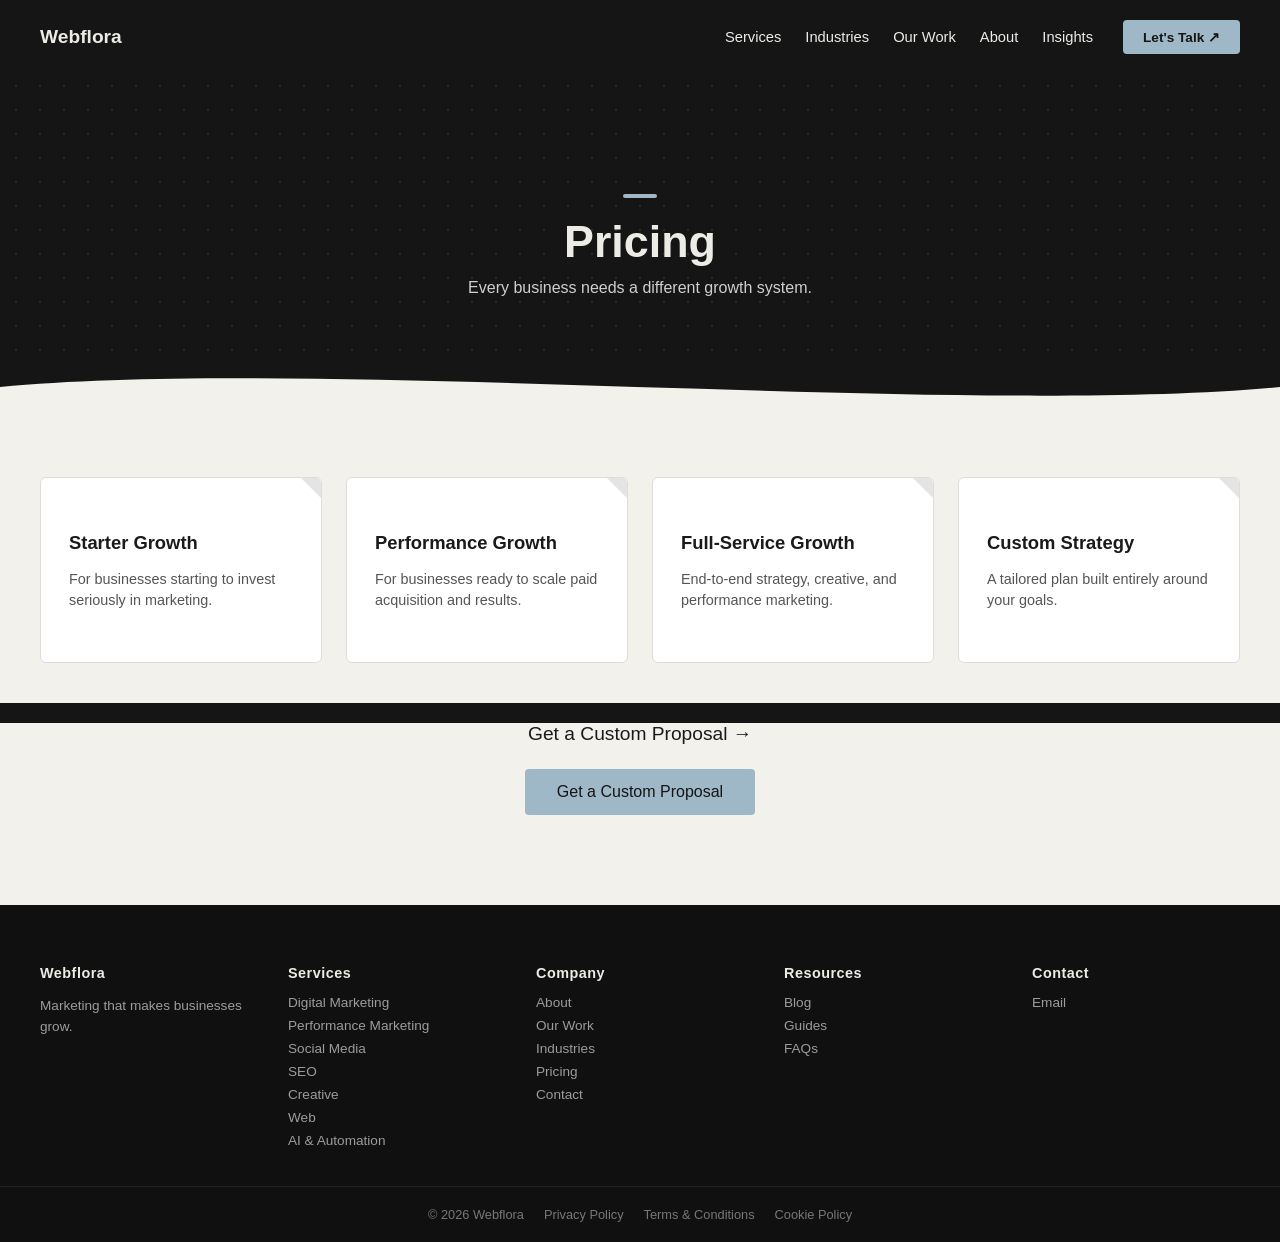
<file: pricing.html>
<!DOCTYPE html>
<html lang="en">
<head>
  <meta charset="UTF-8">
  <meta name="viewport" content="width=device-width, initial-scale=1.0">
  <title>Pricing — Webflora</title>
  <link rel="stylesheet" href="style.css">
</head>
<body>
  <div class="page-transition-overlay"></div>

  <nav class="navbar">
    <div class="logo">Webflora</div>
    <div class="nav-right">
      <ul class="nav-links">
        <li><a href="services.html">Services</a></li>
        <li><a href="industries.html">Industries</a></li>
        <li><a href="work.html">Our Work</a></li>
        <li><a href="about.html">About</a></li>
        <li><a href="resources.html">Insights</a></li>
      </ul>
      <a href="contact.html" class="nav-cta">Let's Talk ↗</a>
    </div>
  </nav>

  <header class="page-header">
    <span class="section-accent"></span>
    <h1>Pricing</h1>
    <p>Every business needs a different growth system.</p>
  </header>

  <div class="wave-divider">
    <svg viewBox="0 0 1200 60" preserveAspectRatio="none">
      <path d="M0,30 C300,0 900,60 1200,30 L1200,60 L0,60 Z" fill="#F3F1EC"/>
    </svg>
  </div>

  <section class="pricing-grid fade-section">
    <div class="pricing-card">
      <h3>Starter Growth</h3>
      <p>For businesses starting to invest seriously in marketing.</p>
    </div>
    <div class="pricing-card">
      <h3>Performance Growth</h3>
      <p>For businesses ready to scale paid acquisition and results.</p>
    </div>
    <div class="pricing-card">
      <h3>Full-Service Growth</h3>
      <p>End-to-end strategy, creative, and performance marketing.</p>
    </div>
    <div class="pricing-card">
      <h3>Custom Strategy</h3>
      <p>A tailored plan built entirely around your goals.</p>
    </div>
  </section>

  <section class="pricing-cta fade-section">
    <p>Get a Custom Proposal →</p>
    <a href="mailto:scalewithsamzx@gmail.com" class="contact-btn">Get a Custom Proposal</a>
  </section>

  <footer class="site-footer">
    <div class="footer-columns">
      <div class="footer-col">
        <h4>Webflora</h4>
        <p>Marketing that makes businesses grow.</p>
      </div>
      <div class="footer-col">
        <h4>Services</h4>
        <a href="services.html">Digital Marketing</a>
        <a href="services.html">Performance Marketing</a>
        <a href="services.html">Social Media</a>
        <a href="services.html">SEO</a>
        <a href="services.html">Creative</a>
        <a href="services.html">Web</a>
        <a href="services.html">AI & Automation</a>
      </div>
      <div class="footer-col">
        <h4>Company</h4>
        <a href="about.html">About</a>
        <a href="work.html">Our Work</a>
        <a href="industries.html">Industries</a>
        <a href="pricing.html">Pricing</a>
        <a href="contact.html">Contact</a>
      </div>
      <div class="footer-col">
        <h4>Resources</h4>
        <a href="resources.html">Blog</a>
        <a href="resources.html">Guides</a>
        <a href="resources.html">FAQs</a>
      </div>
      <div class="footer-col">
        <h4>Contact</h4>
        <a href="mailto:scalewithsamzx@gmail.com">Email</a>
      </div>
    </div>
    <div class="footer-bottom">
      <span>&copy; 2026 Webflora</span>
      <a href="privacy.html">Privacy Policy</a>
      <a href="terms.html">Terms & Conditions</a>
      <a href="cookies.html">Cookie Policy</a>
    </div>
  </footer>


  <script>
    const sections = document.querySelectorAll(".fade-section");
    const observer = new IntersectionObserver((entries) => {
      entries.forEach(entry => {
        if (entry.isIntersecting) entry.target.classList.add("visible");
      });
    }, { threshold: 0.15 });
    sections.forEach(section => observer.observe(section));
  </script>


  <script>
    (function () {
      const overlay = document.querySelector(".page-transition-overlay");
      if (!overlay) return;
      window.addEventListener("DOMContentLoaded", () => {
        requestAnimationFrame(() => overlay.classList.add("pt-reveal"));
      });
      document.querySelectorAll("a[href$=\".html\"]").forEach(link => {
        link.addEventListener("click", function (e) {
          const href = this.getAttribute("href");
          if (!href || href.startsWith("http") || this.target === "_blank") return;
          e.preventDefault();
          overlay.classList.remove("pt-reveal");
          void overlay.offsetWidth;
          overlay.classList.add("pt-cover");
          setTimeout(() => { window.location.href = href; }, 420);
        });
      });
    })();
  </script>

</body>
</html>
</file>
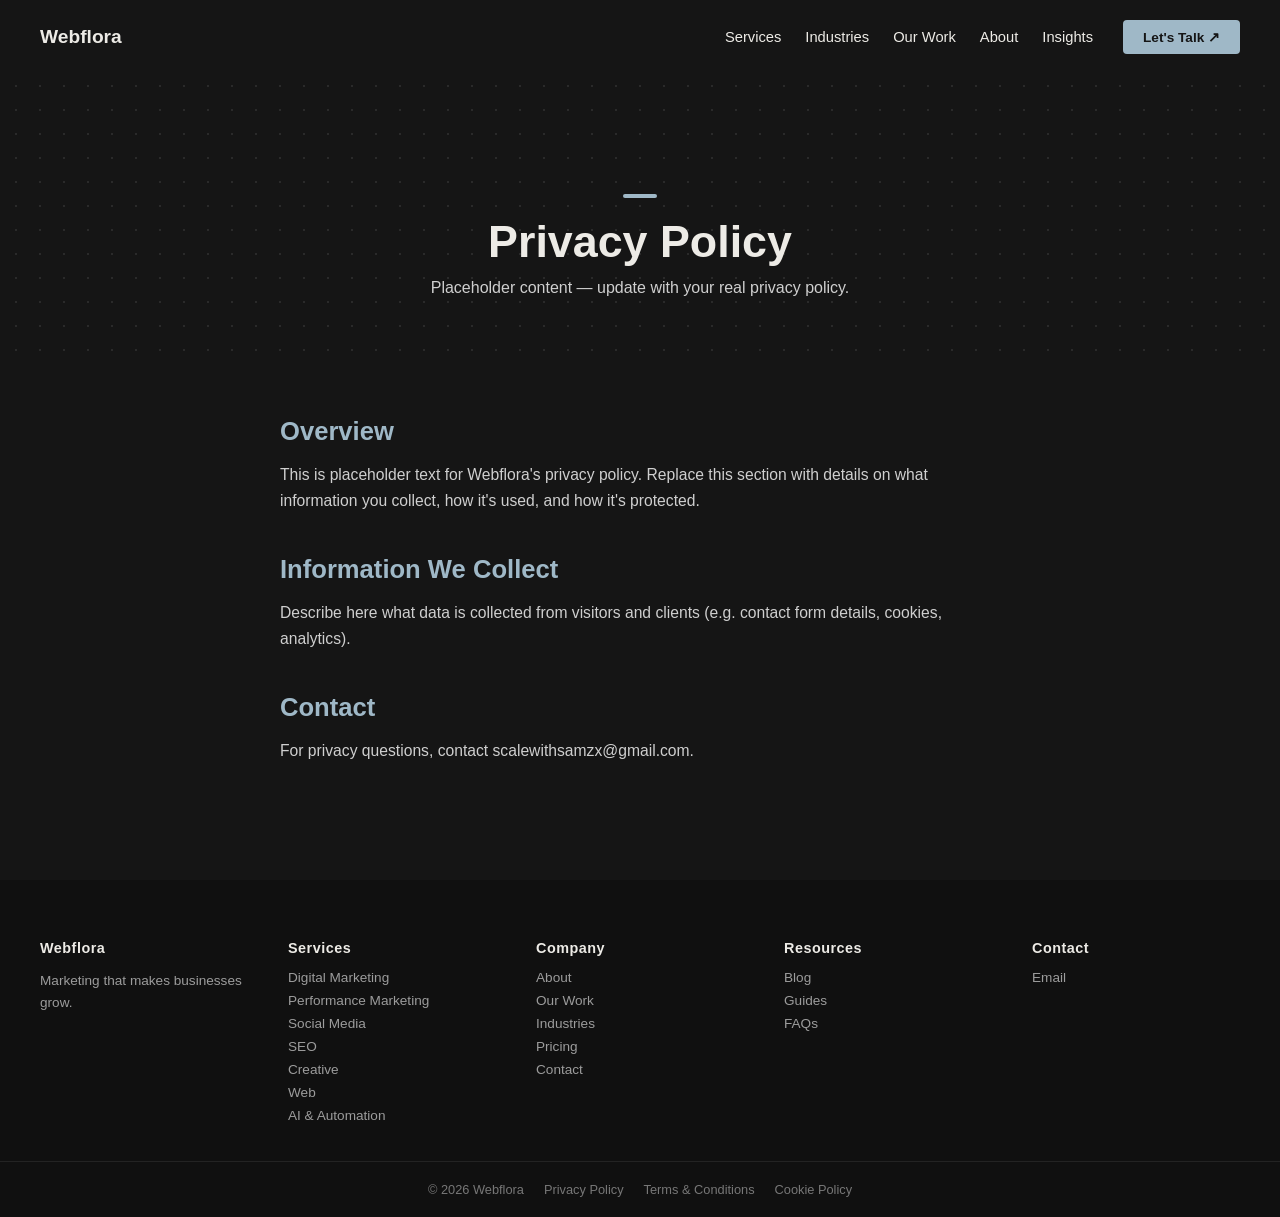
<file: privacy.html>
<!DOCTYPE html>
<html lang="en">
<head>
  <meta charset="UTF-8">
  <meta name="viewport" content="width=device-width, initial-scale=1.0">
  <title>Privacy Policy — Webflora</title>
  <link rel="stylesheet" href="style.css">
</head>
<body>
  <div class="page-transition-overlay"></div>

  <nav class="navbar">
    <div class="logo">Webflora</div>
    <div class="nav-right">
      <ul class="nav-links">
        <li><a href="services.html">Services</a></li>
        <li><a href="industries.html">Industries</a></li>
        <li><a href="work.html">Our Work</a></li>
        <li><a href="about.html">About</a></li>
        <li><a href="resources.html">Insights</a></li>
      </ul>
      <a href="contact.html" class="nav-cta">Let's Talk ↗</a>
    </div>
  </nav>

  <header class="page-header">
    <span class="section-accent"></span>
    <h1>Privacy Policy</h1>
    <p>Placeholder content — update with your real privacy policy.</p>
  </header>

  <section class="text-section fade-section">
    <div class="text-inner">
      <h2>Overview</h2>
      <p>This is placeholder text for Webflora's privacy policy. Replace this section with details on what information you collect, how it's used, and how it's protected.</p>

      <h2>Information We Collect</h2>
      <p>Describe here what data is collected from visitors and clients (e.g. contact form details, cookies, analytics).</p>

      <h2>Contact</h2>
      <p>For privacy questions, contact scalewithsamzx@gmail.com.</p>
    </div>
  </section>

  <footer class="site-footer">
    <div class="footer-columns">
      <div class="footer-col">
        <h4>Webflora</h4>
        <p>Marketing that makes businesses grow.</p>
      </div>
      <div class="footer-col">
        <h4>Services</h4>
        <a href="services.html">Digital Marketing</a>
        <a href="services.html">Performance Marketing</a>
        <a href="services.html">Social Media</a>
        <a href="services.html">SEO</a>
        <a href="services.html">Creative</a>
        <a href="services.html">Web</a>
        <a href="services.html">AI & Automation</a>
      </div>
      <div class="footer-col">
        <h4>Company</h4>
        <a href="about.html">About</a>
        <a href="work.html">Our Work</a>
        <a href="industries.html">Industries</a>
        <a href="pricing.html">Pricing</a>
        <a href="contact.html">Contact</a>
      </div>
      <div class="footer-col">
        <h4>Resources</h4>
        <a href="resources.html">Blog</a>
        <a href="resources.html">Guides</a>
        <a href="resources.html">FAQs</a>
      </div>
      <div class="footer-col">
        <h4>Contact</h4>
        <a href="mailto:scalewithsamzx@gmail.com">Email</a>
      </div>
    </div>
    <div class="footer-bottom">
      <span>&copy; 2026 Webflora</span>
      <a href="privacy.html">Privacy Policy</a>
      <a href="terms.html">Terms & Conditions</a>
      <a href="cookies.html">Cookie Policy</a>
    </div>
  </footer>


  <script>
    const sections = document.querySelectorAll(".fade-section");
    const observer = new IntersectionObserver((entries) => {
      entries.forEach(entry => {
        if (entry.isIntersecting) entry.target.classList.add("visible");
      });
    }, { threshold: 0.15 });
    sections.forEach(section => observer.observe(section));
  </script>


  <script>
    (function () {
      const overlay = document.querySelector(".page-transition-overlay");
      if (!overlay) return;
      window.addEventListener("DOMContentLoaded", () => {
        requestAnimationFrame(() => overlay.classList.add("pt-reveal"));
      });
      document.querySelectorAll("a[href$=\".html\"]").forEach(link => {
        link.addEventListener("click", function (e) {
          const href = this.getAttribute("href");
          if (!href || href.startsWith("http") || this.target === "_blank") return;
          e.preventDefault();
          overlay.classList.remove("pt-reveal");
          void overlay.offsetWidth;
          overlay.classList.add("pt-cover");
          setTimeout(() => { window.location.href = href; }, 420);
        });
      });
    })();
  </script>

</body>
</html>
</file>
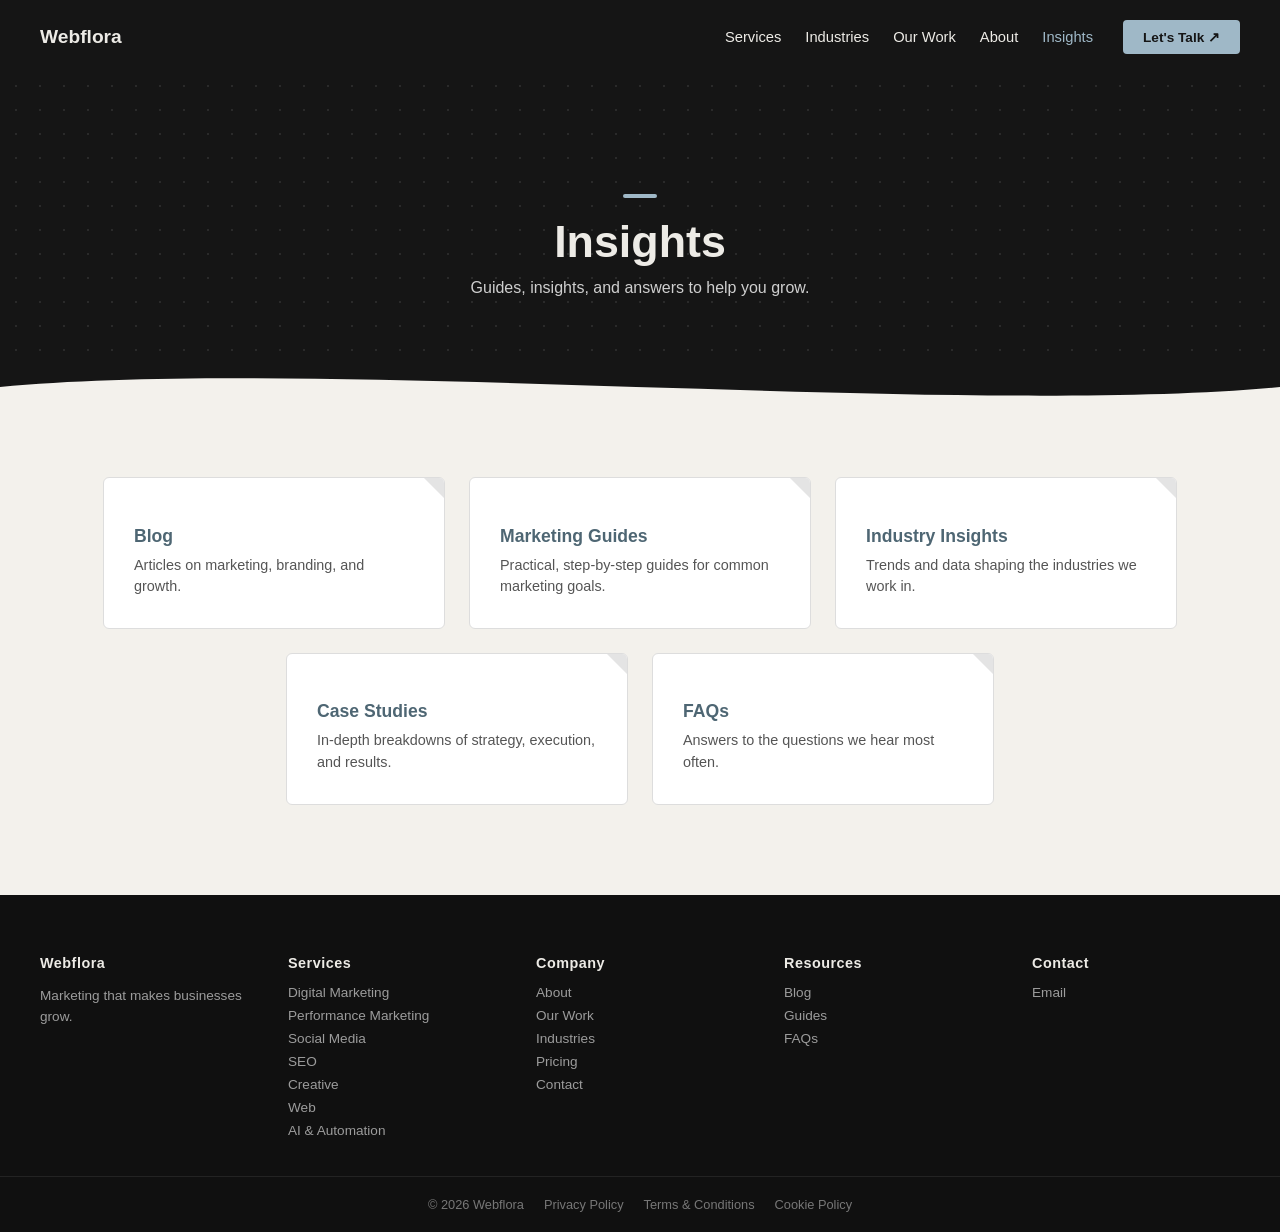
<file: resources.html>
<!DOCTYPE html>
<html lang="en">
<head>
  <meta charset="UTF-8">
  <meta name="viewport" content="width=device-width, initial-scale=1.0">
  <title>Insights — Webflora</title>
  <link rel="stylesheet" href="style.css">
</head>
<body>
  <div class="page-transition-overlay"></div>

  <nav class="navbar">
    <div class="logo">Webflora</div>
    <div class="nav-right">
      <ul class="nav-links">
        <li><a href="services.html">Services</a></li>
        <li><a href="industries.html">Industries</a></li>
        <li><a href="work.html">Our Work</a></li>
        <li><a href="about.html">About</a></li>
        <li><a href="resources.html" class="active">Insights</a></li>
      </ul>
      <a href="contact.html" class="nav-cta">Let's Talk ↗</a>
    </div>
  </nav>

  <header class="page-header">
    <span class="section-accent"></span>
    <h1>Insights</h1>
    <p>Guides, insights, and answers to help you grow.</p>
  </header>

  <div class="wave-divider">
    <svg viewBox="0 0 1200 60" preserveAspectRatio="none">
      <path d="M0,30 C300,0 900,60 1200,30 L1200,60 L0,60 Z" fill="#F3F1EC"/>
    </svg>
  </div>

  <section class="item-grid fade-section">
    <div class="item-card"><h3>Blog</h3><p>Articles on marketing, branding, and growth.</p></div>
    <div class="item-card"><h3>Marketing Guides</h3><p>Practical, step-by-step guides for common marketing goals.</p></div>
    <div class="item-card"><h3>Industry Insights</h3><p>Trends and data shaping the industries we work in.</p></div>
    <div class="item-card"><h3>Case Studies</h3><p>In-depth breakdowns of strategy, execution, and results.</p></div>
    <div class="item-card"><h3>FAQs</h3><p>Answers to the questions we hear most often.</p></div>
  </section>

  <footer class="site-footer">
    <div class="footer-columns">
      <div class="footer-col">
        <h4>Webflora</h4>
        <p>Marketing that makes businesses grow.</p>
      </div>
      <div class="footer-col">
        <h4>Services</h4>
        <a href="services.html">Digital Marketing</a>
        <a href="services.html">Performance Marketing</a>
        <a href="services.html">Social Media</a>
        <a href="services.html">SEO</a>
        <a href="services.html">Creative</a>
        <a href="services.html">Web</a>
        <a href="services.html">AI & Automation</a>
      </div>
      <div class="footer-col">
        <h4>Company</h4>
        <a href="about.html">About</a>
        <a href="work.html">Our Work</a>
        <a href="industries.html">Industries</a>
        <a href="pricing.html">Pricing</a>
        <a href="contact.html">Contact</a>
      </div>
      <div class="footer-col">
        <h4>Resources</h4>
        <a href="resources.html">Blog</a>
        <a href="resources.html">Guides</a>
        <a href="resources.html">FAQs</a>
      </div>
      <div class="footer-col">
        <h4>Contact</h4>
        <a href="mailto:scalewithsamzx@gmail.com">Email</a>
      </div>
    </div>
    <div class="footer-bottom">
      <span>&copy; 2026 Webflora</span>
      <a href="privacy.html">Privacy Policy</a>
      <a href="terms.html">Terms & Conditions</a>
      <a href="cookies.html">Cookie Policy</a>
    </div>
  </footer>


  <script>
    const sections = document.querySelectorAll(".fade-section");
    const observer = new IntersectionObserver((entries) => {
      entries.forEach(entry => {
        if (entry.isIntersecting) entry.target.classList.add("visible");
      });
    }, { threshold: 0.15 });
    sections.forEach(section => observer.observe(section));
  </script>


  <script>
    (function () {
      const overlay = document.querySelector(".page-transition-overlay");
      if (!overlay) return;
      window.addEventListener("DOMContentLoaded", () => {
        requestAnimationFrame(() => overlay.classList.add("pt-reveal"));
      });
      document.querySelectorAll("a[href$=\".html\"]").forEach(link => {
        link.addEventListener("click", function (e) {
          const href = this.getAttribute("href");
          if (!href || href.startsWith("http") || this.target === "_blank") return;
          e.preventDefault();
          overlay.classList.remove("pt-reveal");
          void overlay.offsetWidth;
          overlay.classList.add("pt-cover");
          setTimeout(() => { window.location.href = href; }, 420);
        });
      });
    })();
  </script>

</body>
</html>
</file>
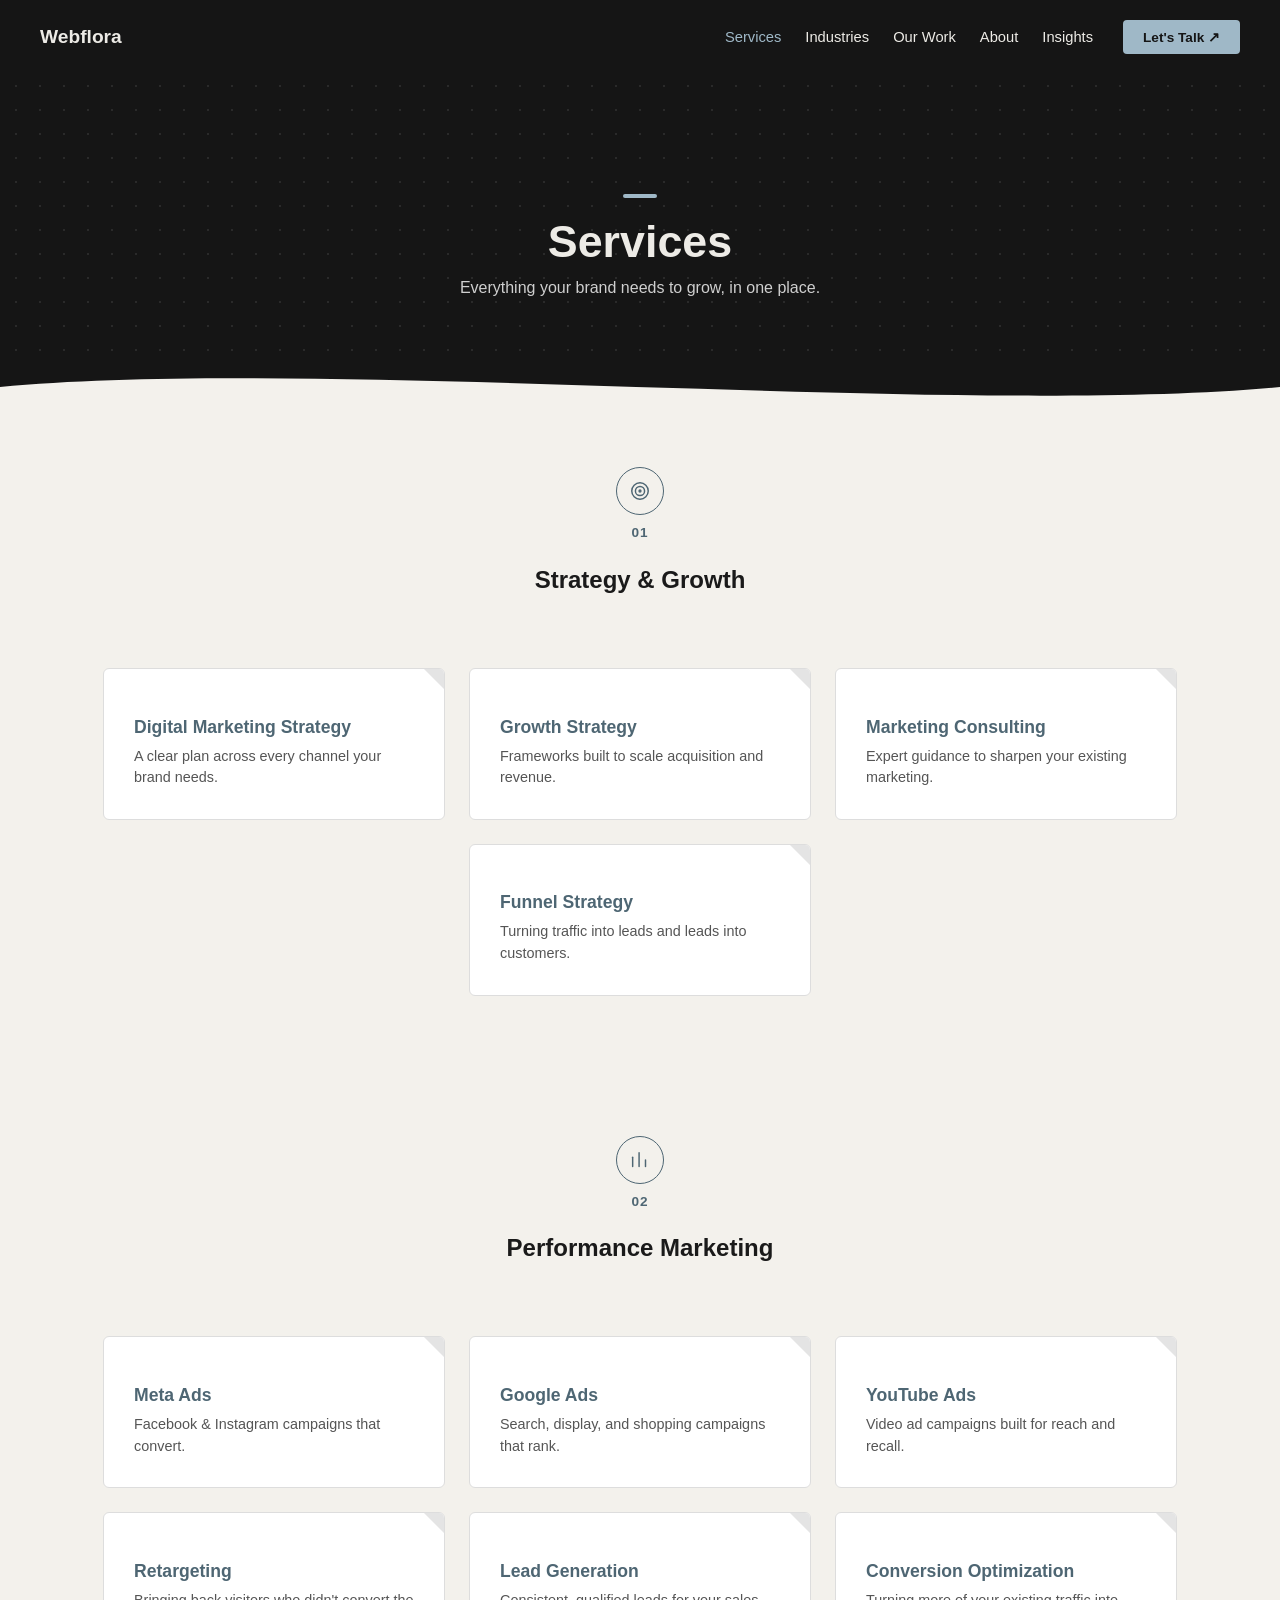
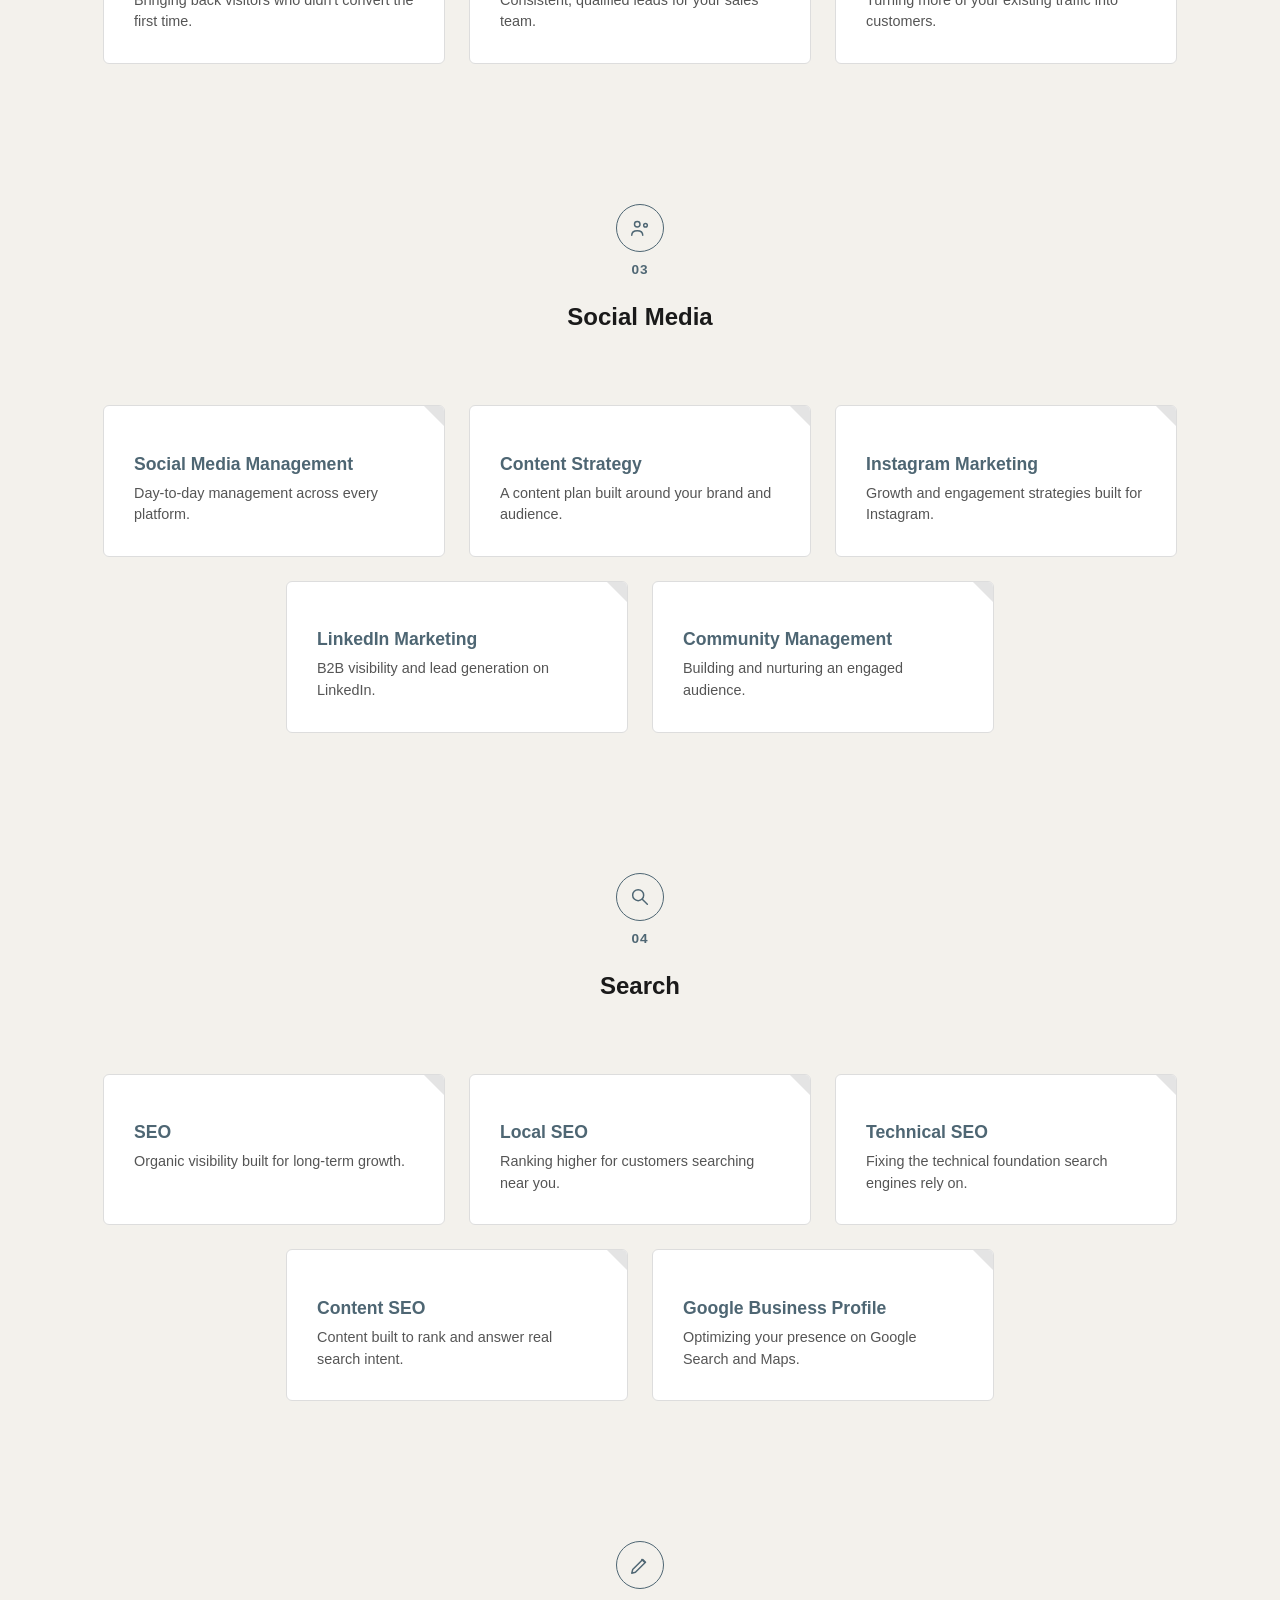
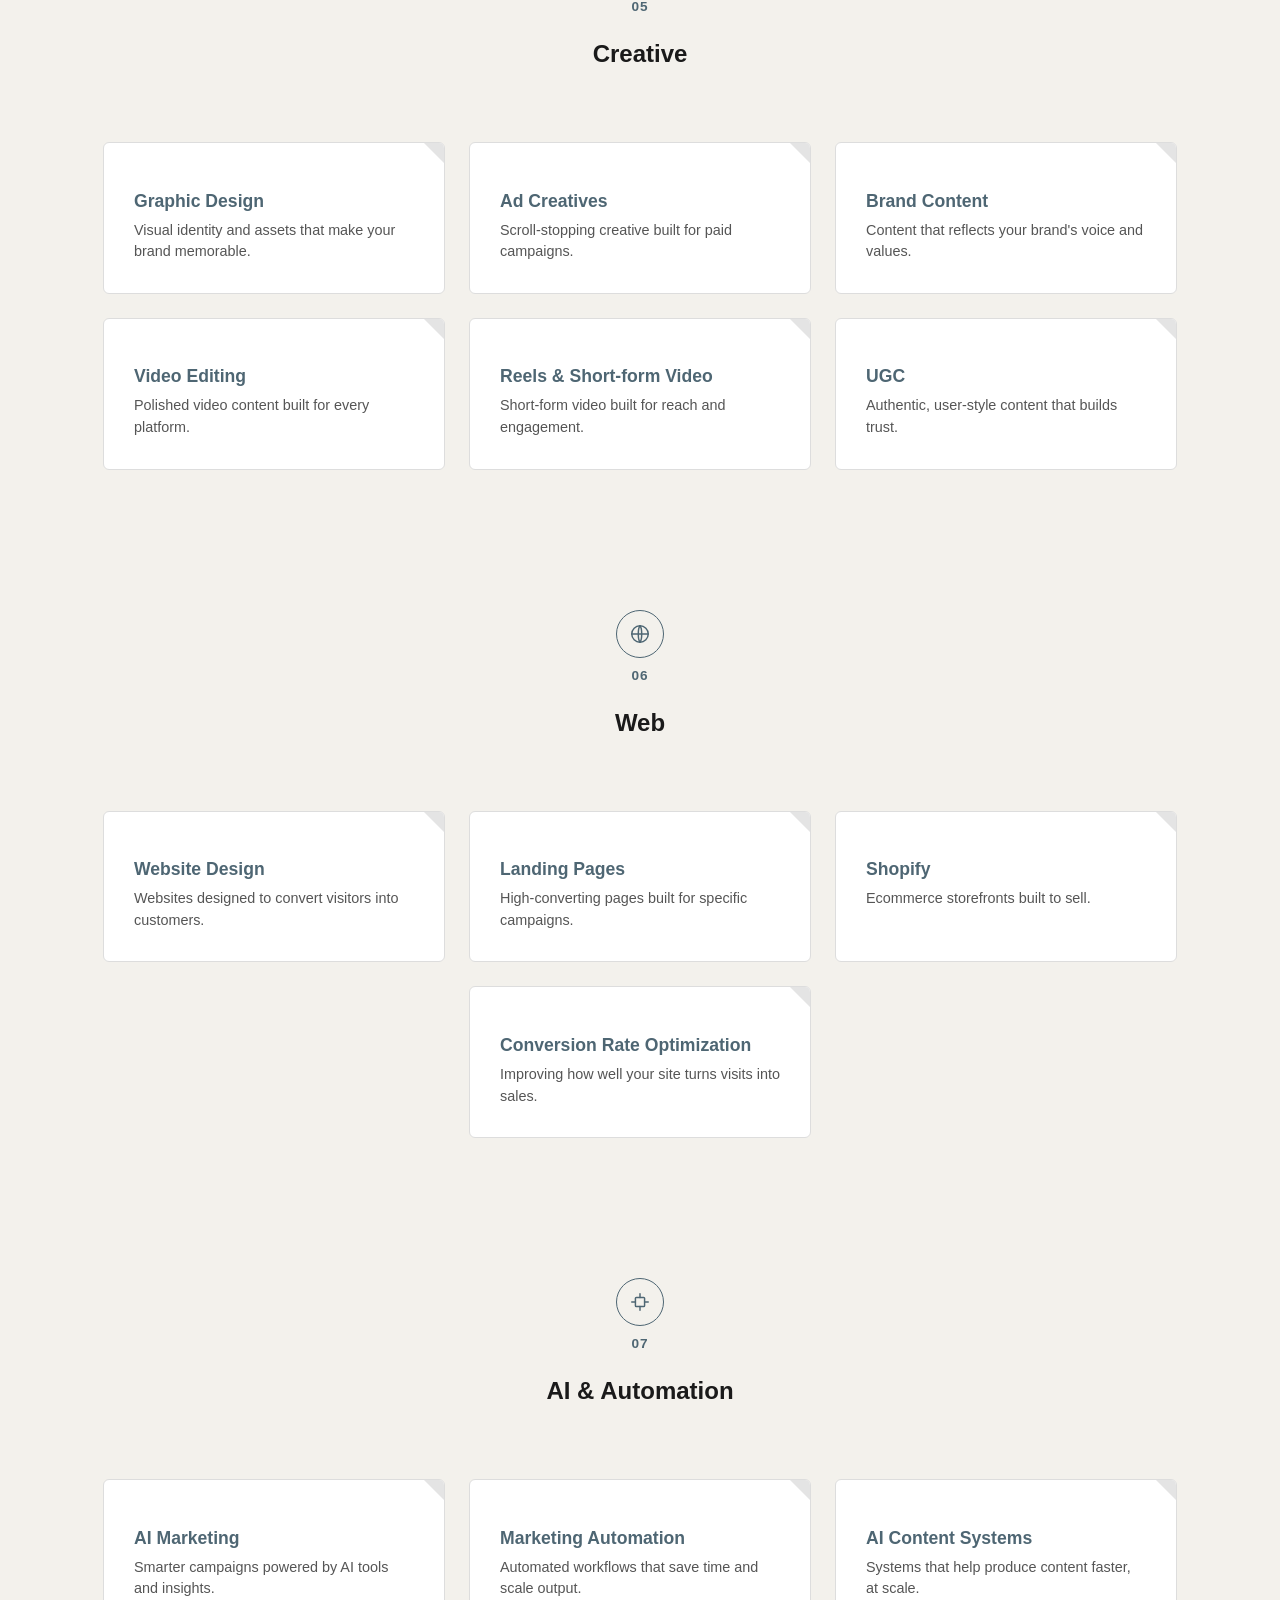
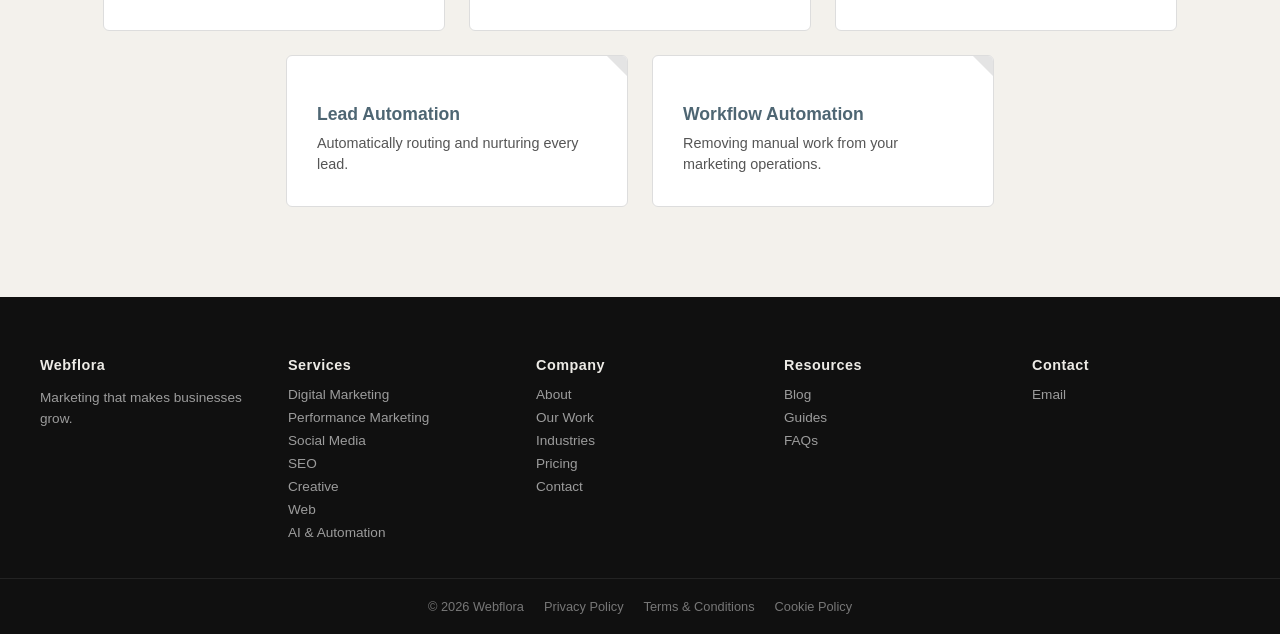
<file: services.html>
<!DOCTYPE html>
<html lang="en">
<head>
  <meta charset="UTF-8">
  <meta name="viewport" content="width=device-width, initial-scale=1.0">
  <title>Services — Webflora</title>
  <link rel="stylesheet" href="style.css">
</head>
<body>
  <div class="page-transition-overlay"></div>

  <nav class="navbar">
    <div class="logo">Webflora</div>
    <div class="nav-right">
      <ul class="nav-links">
        <li><a href="services.html" class="active">Services</a></li>
        <li><a href="industries.html">Industries</a></li>
        <li><a href="work.html">Our Work</a></li>
        <li><a href="about.html">About</a></li>
        <li><a href="resources.html">Insights</a></li>
      </ul>
      <a href="contact.html" class="nav-cta">Let's Talk ↗</a>
    </div>
  </nav>

  <header class="page-header">
    <span class="section-accent"></span>
    <h1>Services</h1>
    <p>Everything your brand needs to grow, in one place.</p>
  </header>

  <div class="wave-divider">
    <svg viewBox="0 0 1200 60" preserveAspectRatio="none">
      <path d="M0,30 C300,0 900,60 1200,30 L1200,60 L0,60 Z" fill="#F3F1EC"/>
    </svg>
  </div>

  <div class="service-category">
    <div class="icon-badge"><svg viewBox="0 0 24 24"><circle cx="12" cy="12" r="9"/><circle cx="12" cy="12" r="5"/><circle cx="12" cy="12" r="1"/></svg></div>
    <span class="category-label">01</span>
    <h2>Strategy & Growth</h2>
  </div>
  <section class="item-grid fade-section">
    <div class="item-card"><h3>Digital Marketing Strategy</h3><p>A clear plan across every channel your brand needs.</p></div>
    <div class="item-card"><h3>Growth Strategy</h3><p>Frameworks built to scale acquisition and revenue.</p></div>
    <div class="item-card"><h3>Marketing Consulting</h3><p>Expert guidance to sharpen your existing marketing.</p></div>
    <div class="item-card"><h3>Funnel Strategy</h3><p>Turning traffic into leads and leads into customers.</p></div>
  </section>

  <div class="service-category">
    <div class="icon-badge"><svg viewBox="0 0 24 24"><path d="M4 19V9"/><path d="M11 19V4"/><path d="M18 19v-7"/></svg></div>
    <span class="category-label">02</span>
    <h2>Performance Marketing</h2>
  </div>
  <section class="item-grid fade-section">
    <div class="item-card"><h3>Meta Ads</h3><p>Facebook & Instagram campaigns that convert.</p></div>
    <div class="item-card"><h3>Google Ads</h3><p>Search, display, and shopping campaigns that rank.</p></div>
    <div class="item-card"><h3>YouTube Ads</h3><p>Video ad campaigns built for reach and recall.</p></div>
    <div class="item-card"><h3>Retargeting</h3><p>Bringing back visitors who didn't convert the first time.</p></div>
    <div class="item-card"><h3>Lead Generation</h3><p>Consistent, qualified leads for your sales team.</p></div>
    <div class="item-card"><h3>Conversion Optimization</h3><p>Turning more of your existing traffic into customers.</p></div>
  </section>

  <div class="service-category">
    <div class="icon-badge"><svg viewBox="0 0 24 24"><circle cx="9" cy="8" r="3"/><path d="M3 20c0-3 2.5-5 6-5s6 2 6 5"/><circle cx="18" cy="9" r="2"/></svg></div>
    <span class="category-label">03</span>
    <h2>Social Media</h2>
  </div>
  <section class="item-grid fade-section">
    <div class="item-card"><h3>Social Media Management</h3><p>Day-to-day management across every platform.</p></div>
    <div class="item-card"><h3>Content Strategy</h3><p>A content plan built around your brand and audience.</p></div>
    <div class="item-card"><h3>Instagram Marketing</h3><p>Growth and engagement strategies built for Instagram.</p></div>
    <div class="item-card"><h3>LinkedIn Marketing</h3><p>B2B visibility and lead generation on LinkedIn.</p></div>
    <div class="item-card"><h3>Community Management</h3><p>Building and nurturing an engaged audience.</p></div>
  </section>

  <div class="service-category">
    <div class="icon-badge"><svg viewBox="0 0 24 24"><circle cx="10" cy="10" r="6"/><path d="M20 20l-5.5-5.5"/></svg></div>
    <span class="category-label">04</span>
    <h2>Search</h2>
  </div>
  <section class="item-grid fade-section">
    <div class="item-card"><h3>SEO</h3><p>Organic visibility built for long-term growth.</p></div>
    <div class="item-card"><h3>Local SEO</h3><p>Ranking higher for customers searching near you.</p></div>
    <div class="item-card"><h3>Technical SEO</h3><p>Fixing the technical foundation search engines rely on.</p></div>
    <div class="item-card"><h3>Content SEO</h3><p>Content built to rank and answer real search intent.</p></div>
    <div class="item-card"><h3>Google Business Profile</h3><p>Optimizing your presence on Google Search and Maps.</p></div>
  </section>

  <div class="service-category">
    <div class="icon-badge"><svg viewBox="0 0 24 24"><path d="M3 21l4-1 11-11-3-3L4 17l-1 4z"/><path d="M14 6l3 3"/></svg></div>
    <span class="category-label">05</span>
    <h2>Creative</h2>
  </div>
  <section class="item-grid fade-section">
    <div class="item-card"><h3>Graphic Design</h3><p>Visual identity and assets that make your brand memorable.</p></div>
    <div class="item-card"><h3>Ad Creatives</h3><p>Scroll-stopping creative built for paid campaigns.</p></div>
    <div class="item-card"><h3>Brand Content</h3><p>Content that reflects your brand's voice and values.</p></div>
    <div class="item-card"><h3>Video Editing</h3><p>Polished video content built for every platform.</p></div>
    <div class="item-card"><h3>Reels & Short-form Video</h3><p>Short-form video built for reach and engagement.</p></div>
    <div class="item-card"><h3>UGC</h3><p>Authentic, user-style content that builds trust.</p></div>
  </section>

  <div class="service-category">
    <div class="icon-badge"><svg viewBox="0 0 24 24"><circle cx="12" cy="12" r="9"/><path d="M3 12h18M12 3c2.5 3 2.5 15 0 18M12 3c-2.5 3-2.5 15 0 18"/></svg></div>
    <span class="category-label">06</span>
    <h2>Web</h2>
  </div>
  <section class="item-grid fade-section">
    <div class="item-card"><h3>Website Design</h3><p>Websites designed to convert visitors into customers.</p></div>
    <div class="item-card"><h3>Landing Pages</h3><p>High-converting pages built for specific campaigns.</p></div>
    <div class="item-card"><h3>Shopify</h3><p>Ecommerce storefronts built to sell.</p></div>
    <div class="item-card"><h3>Conversion Rate Optimization</h3><p>Improving how well your site turns visits into sales.</p></div>
  </section>

  <div class="service-category">
    <div class="icon-badge"><svg viewBox="0 0 24 24"><rect x="7" y="7" width="10" height="10" rx="1"/><path d="M12 3v4M12 17v4M3 12h4M17 12h4"/></svg></div>
    <span class="category-label">07</span>
    <h2>AI & Automation</h2>
  </div>
  <section class="item-grid fade-section">
    <div class="item-card"><h3>AI Marketing</h3><p>Smarter campaigns powered by AI tools and insights.</p></div>
    <div class="item-card"><h3>Marketing Automation</h3><p>Automated workflows that save time and scale output.</p></div>
    <div class="item-card"><h3>AI Content Systems</h3><p>Systems that help produce content faster, at scale.</p></div>
    <div class="item-card"><h3>Lead Automation</h3><p>Automatically routing and nurturing every lead.</p></div>
    <div class="item-card"><h3>Workflow Automation</h3><p>Removing manual work from your marketing operations.</p></div>
  </section>

  <footer class="site-footer">
    <div class="footer-columns">
      <div class="footer-col">
        <h4>Webflora</h4>
        <p>Marketing that makes businesses grow.</p>
      </div>
      <div class="footer-col">
        <h4>Services</h4>
        <a href="services.html">Digital Marketing</a>
        <a href="services.html">Performance Marketing</a>
        <a href="services.html">Social Media</a>
        <a href="services.html">SEO</a>
        <a href="services.html">Creative</a>
        <a href="services.html">Web</a>
        <a href="services.html">AI & Automation</a>
      </div>
      <div class="footer-col">
        <h4>Company</h4>
        <a href="about.html">About</a>
        <a href="work.html">Our Work</a>
        <a href="industries.html">Industries</a>
        <a href="pricing.html">Pricing</a>
        <a href="contact.html">Contact</a>
      </div>
      <div class="footer-col">
        <h4>Resources</h4>
        <a href="resources.html">Blog</a>
        <a href="resources.html">Guides</a>
        <a href="resources.html">FAQs</a>
      </div>
      <div class="footer-col">
        <h4>Contact</h4>
        <a href="mailto:scalewithsamzx@gmail.com">Email</a>
      </div>
    </div>
    <div class="footer-bottom">
      <span>&copy; 2026 Webflora</span>
      <a href="privacy.html">Privacy Policy</a>
      <a href="terms.html">Terms & Conditions</a>
      <a href="cookies.html">Cookie Policy</a>
    </div>
  </footer>


  <script>
    const sections = document.querySelectorAll(".fade-section");
    const observer = new IntersectionObserver((entries) => {
      entries.forEach(entry => {
        if (entry.isIntersecting) entry.target.classList.add("visible");
      });
    }, { threshold: 0.15 });
    sections.forEach(section => observer.observe(section));
  </script>


  <script>
    (function () {
      const overlay = document.querySelector(".page-transition-overlay");
      if (!overlay) return;
      window.addEventListener("DOMContentLoaded", () => {
        requestAnimationFrame(() => overlay.classList.add("pt-reveal"));
      });
      document.querySelectorAll("a[href$=\".html\"]").forEach(link => {
        link.addEventListener("click", function (e) {
          const href = this.getAttribute("href");
          if (!href || href.startsWith("http") || this.target === "_blank") return;
          e.preventDefault();
          overlay.classList.remove("pt-reveal");
          void overlay.offsetWidth;
          overlay.classList.add("pt-cover");
          setTimeout(() => { window.location.href = href; }, 420);
        });
      });
    })();
  </script>

</body>
</html>
</file>
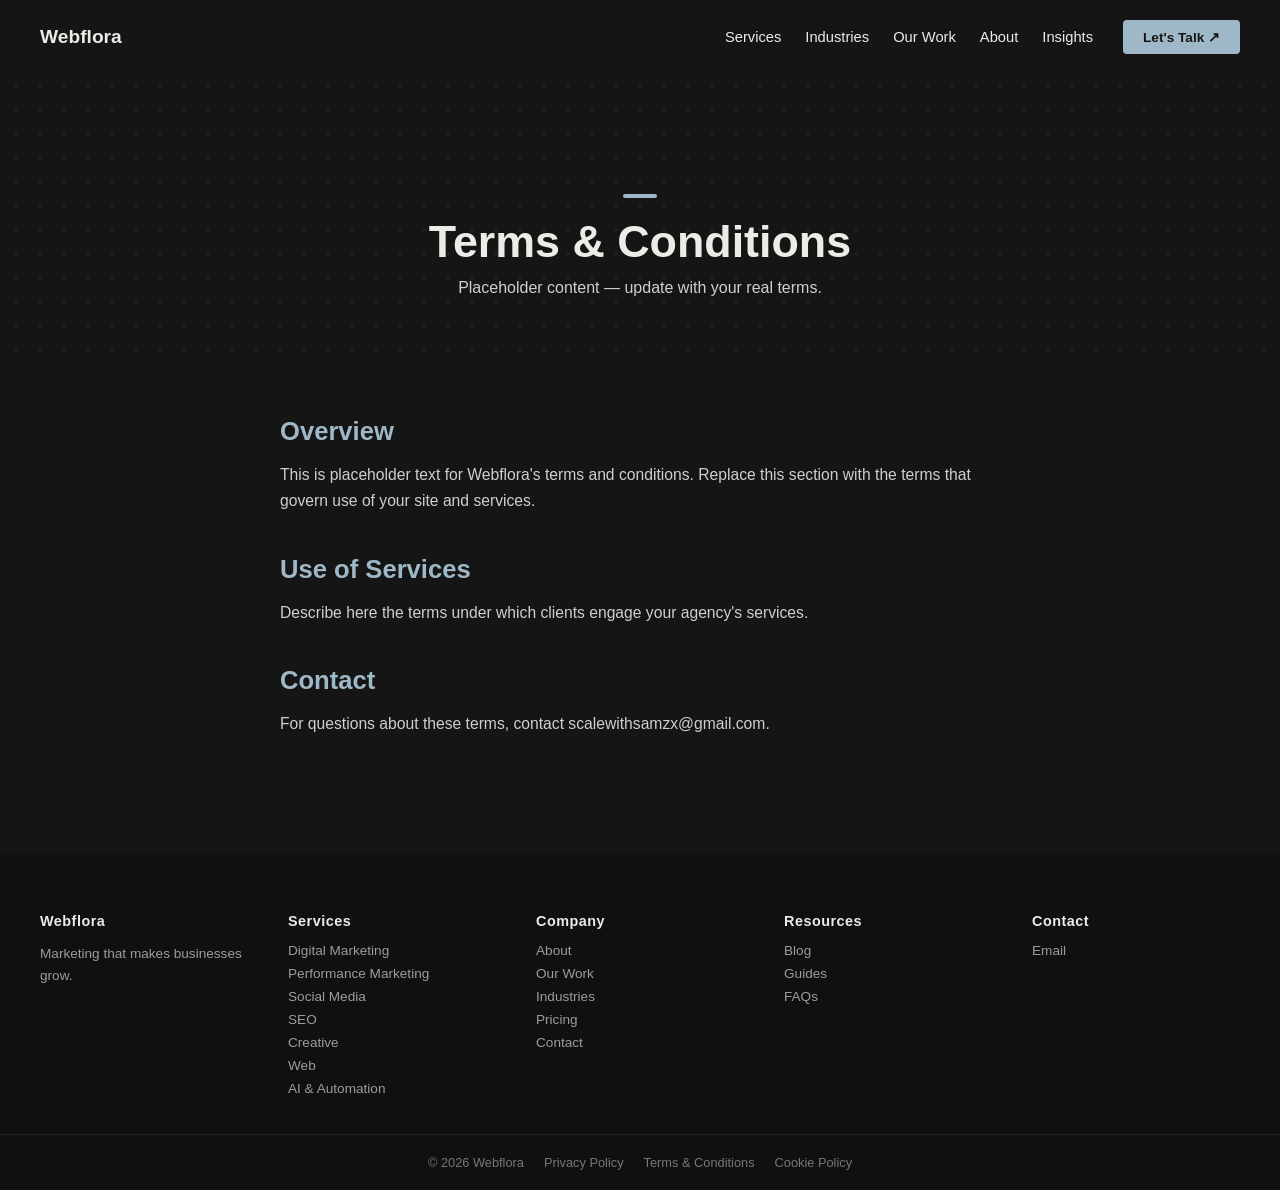
<file: terms.html>
<!DOCTYPE html>
<html lang="en">
<head>
  <meta charset="UTF-8">
  <meta name="viewport" content="width=device-width, initial-scale=1.0">
  <title>Terms & Conditions — Webflora</title>
  <link rel="stylesheet" href="style.css">
</head>
<body>
  <div class="page-transition-overlay"></div>

  <nav class="navbar">
    <div class="logo">Webflora</div>
    <div class="nav-right">
      <ul class="nav-links">
        <li><a href="services.html">Services</a></li>
        <li><a href="industries.html">Industries</a></li>
        <li><a href="work.html">Our Work</a></li>
        <li><a href="about.html">About</a></li>
        <li><a href="resources.html">Insights</a></li>
      </ul>
      <a href="contact.html" class="nav-cta">Let's Talk ↗</a>
    </div>
  </nav>

  <header class="page-header">
    <span class="section-accent"></span>
    <h1>Terms & Conditions</h1>
    <p>Placeholder content — update with your real terms.</p>
  </header>

  <section class="text-section fade-section">
    <div class="text-inner">
      <h2>Overview</h2>
      <p>This is placeholder text for Webflora's terms and conditions. Replace this section with the terms that govern use of your site and services.</p>

      <h2>Use of Services</h2>
      <p>Describe here the terms under which clients engage your agency's services.</p>

      <h2>Contact</h2>
      <p>For questions about these terms, contact scalewithsamzx@gmail.com.</p>
    </div>
  </section>

  <footer class="site-footer">
    <div class="footer-columns">
      <div class="footer-col">
        <h4>Webflora</h4>
        <p>Marketing that makes businesses grow.</p>
      </div>
      <div class="footer-col">
        <h4>Services</h4>
        <a href="services.html">Digital Marketing</a>
        <a href="services.html">Performance Marketing</a>
        <a href="services.html">Social Media</a>
        <a href="services.html">SEO</a>
        <a href="services.html">Creative</a>
        <a href="services.html">Web</a>
        <a href="services.html">AI & Automation</a>
      </div>
      <div class="footer-col">
        <h4>Company</h4>
        <a href="about.html">About</a>
        <a href="work.html">Our Work</a>
        <a href="industries.html">Industries</a>
        <a href="pricing.html">Pricing</a>
        <a href="contact.html">Contact</a>
      </div>
      <div class="footer-col">
        <h4>Resources</h4>
        <a href="resources.html">Blog</a>
        <a href="resources.html">Guides</a>
        <a href="resources.html">FAQs</a>
      </div>
      <div class="footer-col">
        <h4>Contact</h4>
        <a href="mailto:scalewithsamzx@gmail.com">Email</a>
      </div>
    </div>
    <div class="footer-bottom">
      <span>&copy; 2026 Webflora</span>
      <a href="privacy.html">Privacy Policy</a>
      <a href="terms.html">Terms & Conditions</a>
      <a href="cookies.html">Cookie Policy</a>
    </div>
  </footer>


  <script>
    const sections = document.querySelectorAll(".fade-section");
    const observer = new IntersectionObserver((entries) => {
      entries.forEach(entry => {
        if (entry.isIntersecting) entry.target.classList.add("visible");
      });
    }, { threshold: 0.15 });
    sections.forEach(section => observer.observe(section));
  </script>


  <script>
    (function () {
      const overlay = document.querySelector(".page-transition-overlay");
      if (!overlay) return;
      window.addEventListener("DOMContentLoaded", () => {
        requestAnimationFrame(() => overlay.classList.add("pt-reveal"));
      });
      document.querySelectorAll("a[href$=\".html\"]").forEach(link => {
        link.addEventListener("click", function (e) {
          const href = this.getAttribute("href");
          if (!href || href.startsWith("http") || this.target === "_blank") return;
          e.preventDefault();
          overlay.classList.remove("pt-reveal");
          void overlay.offsetWidth;
          overlay.classList.add("pt-cover");
          setTimeout(() => { window.location.href = href; }, 420);
        });
      });
    })();
  </script>

</body>
</html>
</file>
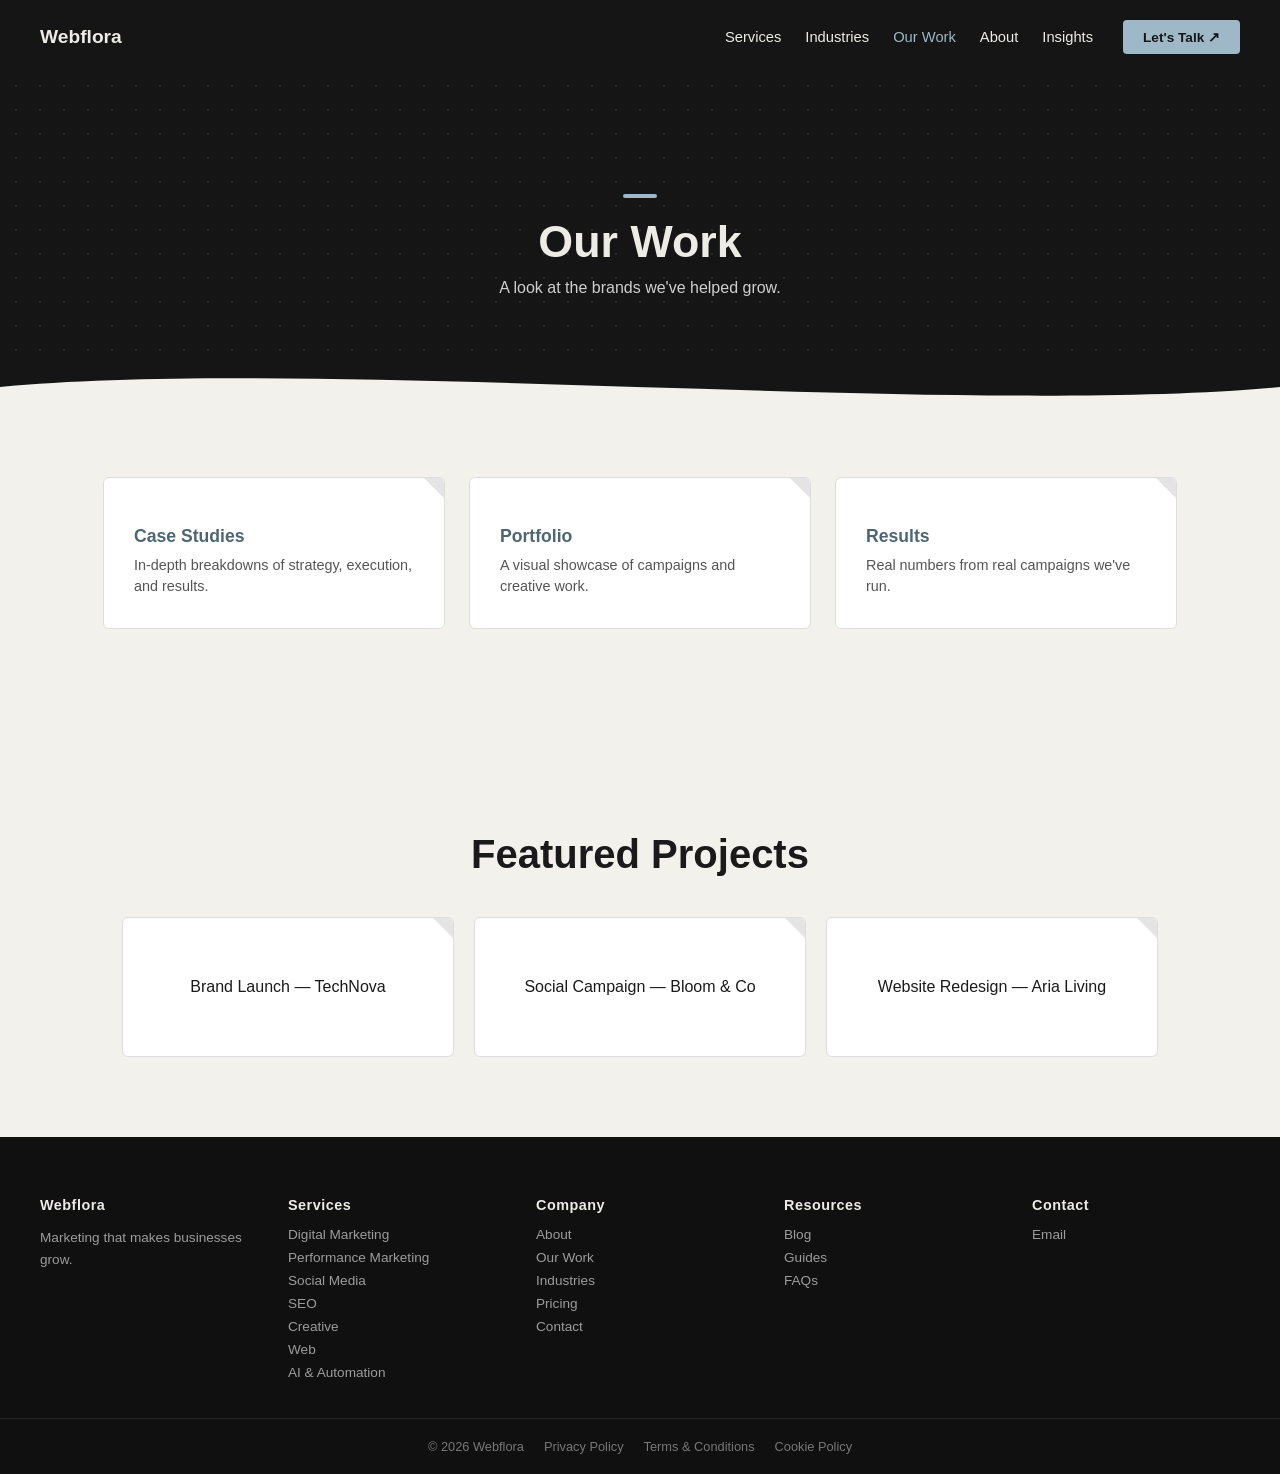
<file: work.html>
<!DOCTYPE html>
<html lang="en">
<head>
  <meta charset="UTF-8">
  <meta name="viewport" content="width=device-width, initial-scale=1.0">
  <title>Our Work — Webflora</title>
  <link rel="stylesheet" href="style.css">
</head>
<body>
  <div class="page-transition-overlay"></div>

  <nav class="navbar">
    <div class="logo">Webflora</div>
    <div class="nav-right">
      <ul class="nav-links">
        <li><a href="services.html">Services</a></li>
        <li><a href="industries.html">Industries</a></li>
        <li><a href="work.html" class="active">Our Work</a></li>
        <li><a href="about.html">About</a></li>
        <li><a href="resources.html">Insights</a></li>
      </ul>
      <a href="contact.html" class="nav-cta">Let's Talk ↗</a>
    </div>
  </nav>

  <header class="page-header">
    <span class="section-accent"></span>
    <h1>Our Work</h1>
    <p>A look at the brands we've helped grow.</p>
  </header>

  <div class="wave-divider">
    <svg viewBox="0 0 1200 60" preserveAspectRatio="none">
      <path d="M0,30 C300,0 900,60 1200,30 L1200,60 L0,60 Z" fill="#F3F1EC"/>
    </svg>
  </div>

  <section class="item-grid">
    <div class="item-card"><h3>Case Studies</h3><p>In-depth breakdowns of strategy, execution, and results.</p></div>
    <div class="item-card"><h3>Portfolio</h3><p>A visual showcase of campaigns and creative work.</p></div>
    <div class="item-card"><h3>Results</h3><p>Real numbers from real campaigns we've run.</p></div>
  </section>

  <section class="work fade-section" id="featured-work">
    <h2>Featured Projects</h2>
    <div class="work-grid">
      <div class="work-card">Brand Launch — TechNova</div>
      <div class="work-card">Social Campaign — Bloom & Co</div>
      <div class="work-card">Website Redesign — Aria Living</div>
    </div>
  </section>

  <footer class="site-footer">
    <div class="footer-columns">
      <div class="footer-col">
        <h4>Webflora</h4>
        <p>Marketing that makes businesses grow.</p>
      </div>
      <div class="footer-col">
        <h4>Services</h4>
        <a href="services.html">Digital Marketing</a>
        <a href="services.html">Performance Marketing</a>
        <a href="services.html">Social Media</a>
        <a href="services.html">SEO</a>
        <a href="services.html">Creative</a>
        <a href="services.html">Web</a>
        <a href="services.html">AI & Automation</a>
      </div>
      <div class="footer-col">
        <h4>Company</h4>
        <a href="about.html">About</a>
        <a href="work.html">Our Work</a>
        <a href="industries.html">Industries</a>
        <a href="pricing.html">Pricing</a>
        <a href="contact.html">Contact</a>
      </div>
      <div class="footer-col">
        <h4>Resources</h4>
        <a href="resources.html">Blog</a>
        <a href="resources.html">Guides</a>
        <a href="resources.html">FAQs</a>
      </div>
      <div class="footer-col">
        <h4>Contact</h4>
        <a href="mailto:scalewithsamzx@gmail.com">Email</a>
      </div>
    </div>
    <div class="footer-bottom">
      <span>&copy; 2026 Webflora</span>
      <a href="privacy.html">Privacy Policy</a>
      <a href="terms.html">Terms & Conditions</a>
      <a href="cookies.html">Cookie Policy</a>
    </div>
  </footer>

  <script>
    const sections = document.querySelectorAll('.fade-section');
    const observer = new IntersectionObserver((entries) => {
      entries.forEach(entry => {
        if (entry.isIntersecting) entry.target.classList.add('visible');
      });
    }, { threshold: 0.15 });
    sections.forEach(section => observer.observe(section));
  </script>


  <script>
    (function () {
      const overlay = document.querySelector(".page-transition-overlay");
      if (!overlay) return;
      window.addEventListener("DOMContentLoaded", () => {
        requestAnimationFrame(() => overlay.classList.add("pt-reveal"));
      });
      document.querySelectorAll("a[href$=\".html\"]").forEach(link => {
        link.addEventListener("click", function (e) {
          const href = this.getAttribute("href");
          if (!href || href.startsWith("http") || this.target === "_blank") return;
          e.preventDefault();
          overlay.classList.remove("pt-reveal");
          void overlay.offsetWidth;
          overlay.classList.add("pt-cover");
          setTimeout(() => { window.location.href = href; }, 420);
        });
      });
    })();
  </script>

</body>
</html>
</file>
<file: style.css>
body {
  margin: 0;
  font-family: 'Helvetica Neue', sans-serif;
  background-color: #151515;
  color: #EDEBE6;
}

a { text-decoration: none; }

/* ---------- Navbar ---------- */
.navbar {
  display: flex;
  justify-content: space-between;
  align-items: center;
  padding: 20px 40px;
  flex-wrap: wrap;
  gap: 16px;
}

.navbar .logo {
  font-weight: bold;
  font-size: 1.2rem;
  color: #EDEBE6;
}

.nav-right {
  display: flex;
  align-items: center;
  gap: 30px;
  flex-wrap: wrap;
}

.nav-links {
  list-style: none;
  display: flex;
  gap: 24px;
  margin: 0;
  padding: 0;
  flex-wrap: wrap;
}

.nav-links a {
  color: #EDEBE6;
  text-decoration: none;
  font-size: 0.92rem;
}

.nav-links a:hover,
.nav-links a.active {
  color: #9FB8C7;
}

.nav-cta {
  background-color: #9FB8C7;
  color: #151515;
  padding: 9px 20px;
  border-radius: 4px;
  font-size: 0.85rem;
  font-weight: 600;
  white-space: nowrap;
}

.nav-cta:hover {
  background-color: #8AA7B8;
}

/* ---------- Hero ---------- */
.hero {
  min-height: 60vh;
  display: flex;
  flex-direction: column;
  justify-content: center;
  align-items: center;
  text-align: center;
  padding: 50px 20px 30px;
  gap: 40px;
}

.hero-content {
  margin: 0;
}

.hero h1 {
  font-size: 3.6rem;
  margin: 0 0 20px;
  max-width: 800px;
  line-height: 1.15;
}

.hero .hero-sub {
  max-width: 620px;
  color: #cfcfcf;
  font-size: 1.05rem;
  line-height: 1.6;
  margin-bottom: 30px;
}

.hero-ctas {
  display: flex;
  gap: 18px;
  flex-wrap: wrap;
  justify-content: center;
}

.hero button,
.btn-primary {
  padding: 12px 28px;
  background-color: #9FB8C7;
  color: #151515;
  border: none;
  border-radius: 4px;
  font-size: 1rem;
  cursor: pointer;
  font-weight: 600;
}

.btn-secondary {
  padding: 12px 28px;
  background: transparent;
  color: #EDEBE6;
  border: 1px solid #444;
  border-radius: 4px;
  font-size: 1rem;
  cursor: pointer;
}

/* ---------- Trust bar ---------- */
.trust-bar {
  background-color: #101010;
  padding: 30px 40px;
  text-align: center;
}

.trust-bar p {
  font-size: 0.8rem;
  letter-spacing: 1px;
  color: #777;
  text-transform: uppercase;
  margin-bottom: 18px;
}

.trust-logos {
  display: flex;
  justify-content: center;
  gap: 40px;
  flex-wrap: wrap;
  color: #555;
  font-weight: 600;
  font-size: 1rem;
}

/* ---------- What We Do ---------- */
.whatwedo {
  background-color: #151515;
  padding: 90px 40px;
  text-align: center;
}

.whatwedo h2 {
  font-size: 2.3rem;
  margin-bottom: 50px;
}

.whatwedo-grid {
  display: flex;
  justify-content: center;
  gap: 30px;
  flex-wrap: wrap;
}

.whatwedo-item {
  max-width: 260px;
  text-align: left;
}

.whatwedo-item h3 {
  color: #9FB8C7;
  margin-bottom: 10px;
}

.whatwedo-item p {
  font-size: 0.95rem;
  line-height: 1.5;
  color: #cfcfcf;
}

/* ---------- Work ---------- */
.work {
  background-color: #F3F1EC;
  color: #1A1A1A;
  padding: 80px 40px;
  text-align: center;
}

.work h2 {
  font-size: 2.5rem;
  margin-bottom: 40px;
}

.work-grid {
  display: flex;
  justify-content: center;
  gap: 20px;
  flex-wrap: wrap;
}

.work-card {
  background-color: #ffffff;
  border: 1px solid #ddd;
  padding: 60px 40px;
  min-width: 250px;
  border-radius: 6px;
  font-weight: 500;
}

/* ---------- Studio / Why Webflora ---------- */
.studio {
  background-color: #F3F1EC;
  color: #1A1A1A;
  padding: 80px 40px;
  text-align: center;
}

.studio h2 {
  font-size: 2.5rem;
  margin-bottom: 20px;
}

.studio-intro {
  max-width: 600px;
  margin: 0 auto 50px auto;
  font-size: 1.05rem;
  line-height: 1.6;
  color: #333;
}

.values-grid {
  display: flex;
  justify-content: center;
  gap: 40px;
  flex-wrap: wrap;
}

.value-item {
  max-width: 220px;
}

.value-item h3 {
  color: #4E6673;
  margin-bottom: 10px;
  font-size: 1.2rem;
}

.value-item p {
  font-size: 0.9rem;
  color: #555;
  line-height: 1.5;
}

/* ---------- Services (home teaser) ---------- */
.services {
  background-color: #151515;
  color: #EDEBE6;
  padding: 80px 40px;
  text-align: center;
}

.services h2 {
  font-size: 2.5rem;
  margin-bottom: 50px;
}

.services-grid {
  display: flex;
  justify-content: center;
  gap: 30px;
  flex-wrap: wrap;
}

.service-card {
  max-width: 280px;
  text-align: left;
}

.service-card h3 {
  color: #9FB8C7;
  margin-bottom: 10px;
}

.service-card p {
  font-size: 0.95rem;
  line-height: 1.5;
  color: #cfcfcf;
}

/* ---------- Process ---------- */
.process {
  background-color: #F3F1EC;
  color: #1A1A1A;
  padding: 90px 40px;
  text-align: center;
}

.process h2 {
  font-size: 2.3rem;
  margin-bottom: 50px;
}

.process-steps {
  display: flex;
  justify-content: center;
  gap: 30px;
  flex-wrap: wrap;
}

.process-step {
  max-width: 220px;
  text-align: left;
}

.process-step .step-number {
  color: #4E6673;
  font-weight: 700;
  font-size: 0.85rem;
  margin-bottom: 8px;
  display: block;
}

.process-step h3 {
  margin: 0 0 8px;
  font-size: 1.05rem;
}

.process-step p {
  font-size: 0.9rem;
  color: #555;
  line-height: 1.5;
}

/* ---------- Industries teaser ---------- */
.industries-teaser {
  background-color: #151515;
  padding: 90px 40px;
  text-align: center;
}

.industries-teaser h2 {
  font-size: 2.3rem;
  margin-bottom: 15px;
}

.industries-teaser p {
  color: #cfcfcf;
  max-width: 560px;
  margin: 0 auto 40px;
}

.industry-pills {
  display: flex;
  flex-wrap: wrap;
  gap: 12px;
  justify-content: center;
  max-width: 800px;
  margin: 0 auto;
}

.industry-pill {
  border: 1px solid #333;
  color: #cfcfcf;
  padding: 8px 16px;
  border-radius: 20px;
  font-size: 0.85rem;
}

/* ---------- Testimonials ---------- */
.testimonials {
  background-color: #F3F1EC;
  color: #1A1A1A;
  padding: 90px 40px;
  text-align: center;
}

.testimonials h2 {
  font-size: 2.3rem;
  margin-bottom: 50px;
}

.testimonial-grid {
  display: flex;
  justify-content: center;
  gap: 24px;
  flex-wrap: wrap;
}

.testimonial-card {
  background: #ffffff;
  border: 1px solid #ddd;
  border-radius: 6px;
  padding: 30px;
  max-width: 280px;
  text-align: left;
}

.testimonial-card p {
  font-size: 0.92rem;
  line-height: 1.5;
  color: #444;
  margin-bottom: 14px;
}

.testimonial-card .testimonial-name {
  font-weight: 600;
  color: #1A1A1A;
  font-size: 0.9rem;
}

/* ---------- FAQ ---------- */
.faq {
  background-color: #151515;
  padding: 90px 40px;
  max-width: 760px;
  margin: 0 auto;
}

.faq h2 {
  font-size: 2.3rem;
  text-align: center;
  margin-bottom: 40px;
}

.faq-item {
  border-bottom: 1px solid #2a2a2a;
  padding: 20px 0;
}

.faq-item h3 {
  margin: 0 0 8px;
  font-size: 1.02rem;
  color: #EDEBE6;
}

.faq-item p {
  margin: 0;
  color: #b8b8b8;
  font-size: 0.92rem;
  line-height: 1.5;
}

/* ---------- Final CTA ---------- */
.contact {
  background-color: #F3F1EC;
  color: #1A1A1A;
  padding: 100px 40px;
  text-align: center;
}

.contact h2 {
  font-size: 2.5rem;
  margin-bottom: 15px;
}

.contact p {
  margin-bottom: 30px;
  font-size: 1.1rem;
}

.contact-btn {
  display: inline-block;
  padding: 14px 32px;
  background-color: #9FB8C7;
  color: #151515;
  text-decoration: none;
  border-radius: 4px;
  font-weight: 500;
}

/* ---------- Fade-in scroll animation ---------- */
.fade-section {
  opacity: 0;
  transform: translateY(60px) scale(0.98);
  transition: opacity 1.1s ease, transform 1.1s ease;
}

.fade-section.visible {
  opacity: 1;
  transform: translateY(0) scale(1);
}

/* ---------- Shared page header (inner pages) ---------- */
.page-header {
  background-color: #151515;
  color: #EDEBE6;
  padding: 120px 40px 60px;
  text-align: center;
}

.page-header h1 {
  font-size: 2.8rem;
  margin: 0 0 12px;
}

.page-header p {
  color: #cfcfcf;
  font-size: 1rem;
  max-width: 560px;
  margin: 0 auto;
}

/* ---------- Generic card grid ---------- */
.item-grid {
  display: flex;
  flex-wrap: wrap;
  gap: 24px;
  justify-content: center;
  padding: 60px 40px 90px;
  background-color: #F3F1EC;
}

.item-card {
  background-color: #ffffff;
  border: 1px solid #ddd;
  border-radius: 6px;
  padding: 30px;
  max-width: 280px;
  flex: 1 1 240px;
  text-align: left;
}

.item-card h3 {
  color: #4E6673;
  margin-bottom: 8px;
  font-size: 1.1rem;
}

.item-card p {
  font-size: 0.9rem;
  color: #555;
  line-height: 1.5;
  margin: 0;
}

/* ---------- Service category groups ---------- */
.service-category {
  background-color: #F3F1EC;
  padding: 50px 40px 10px;
  text-align: center;
}

.service-category h2 {
  color: #1A1A1A;
  font-size: 1.5rem;
  margin-bottom: 4px;
}

.service-category .category-label {
  color: #4E6673;
  font-weight: 700;
  font-size: 0.85rem;
  letter-spacing: 1px;
  display: block;
  margin-bottom: 6px;
}

/* ---------- Pricing tiers ---------- */
.pricing-grid {
  display: flex;
  flex-wrap: wrap;
  gap: 24px;
  justify-content: center;
  padding: 60px 40px 40px;
  background-color: #F3F1EC;
}

.pricing-card {
  background: #ffffff;
  border: 1px solid #ddd;
  border-radius: 6px;
  padding: 36px 28px;
  max-width: 260px;
  flex: 1 1 220px;
  text-align: left;
}

.pricing-card h3 {
  color: #1A1A1A;
  margin-bottom: 10px;
  font-size: 1.15rem;
}

.pricing-card p {
  font-size: 0.9rem;
  color: #555;
  line-height: 1.5;
}

.pricing-cta {
  text-align: center;
  background-color: #F3F1EC;
  padding: 0 40px 90px;
}

.pricing-cta p {
  font-size: 1.2rem;
  color: #1A1A1A;
  margin-bottom: 24px;
}

/* ---------- Simple text section (About, Legal) ---------- */
.text-section {
  background-color: #151515;
  color: #EDEBE6;
  padding: 60px 40px 100px;
}

.text-section .text-inner {
  max-width: 720px;
  margin: 0 auto;
}

.text-section h2 {
  color: #9FB8C7;
  font-size: 1.6rem;
  margin-top: 40px;
  margin-bottom: 10px;
}

.text-section h2:first-child {
  margin-top: 0;
}

.text-section p {
  line-height: 1.7;
  color: #cfcfcf;
  font-size: 0.98rem;
}

.text-section .statement {
  font-size: 1.3rem;
  color: #EDEBE6;
  line-height: 1.6;
  border-left: 3px solid #9FB8C7;
  padding-left: 20px;
  margin-top: 40px;
}

/* ---------- Contact form fields (static, mailto-based) ---------- */
.contact-form-note {
  background-color: #151515;
  padding: 20px 40px 80px;
  text-align: center;
}

.contact-form-note .field-list {
  max-width: 500px;
  margin: 0 auto 30px;
  text-align: left;
  color: #b8b8b8;
  font-size: 0.9rem;
  line-height: 2;
}

/* ---------- Footer ---------- */
.site-footer {
  background-color: #101010;
  color: #EDEBE6;
}

.footer-columns {
  display: flex;
  flex-wrap: wrap;
  gap: 40px;
  justify-content: space-between;
  padding: 60px 40px 30px;
  border-bottom: 1px solid #232323;
}

.footer-col {
  min-width: 150px;
  flex: 1 1 150px;
}

.footer-col h4 {
  color: #EDEBE6;
  margin: 0 0 14px;
  font-size: 0.9rem;
  letter-spacing: 0.5px;
}

.footer-col p {
  color: #9c9c9c;
  font-size: 0.85rem;
  line-height: 1.6;
  margin: 0;
}

.footer-col a {
  display: block;
  color: #9c9c9c;
  font-size: 0.85rem;
  margin-bottom: 8px;
}

.footer-col a:hover {
  color: #9FB8C7;
}

.footer-bottom {
  display: flex;
  justify-content: center;
  align-items: center;
  gap: 20px;
  padding: 20px 40px;
  font-size: 0.8rem;
  color: #777;
  flex-wrap: wrap;
}

.footer-bottom a {
  color: #777;
}

.footer-bottom a:hover {
  color: #9FB8C7;
}

/* ---------- Mobile ---------- */
@media (max-width: 768px) {

  .navbar {
    flex-direction: column;
    gap: 15px;
    padding: 20px;
    text-align: center;
  }

  .nav-right {
    flex-direction: column;
    gap: 14px;
  }

  .nav-links {
    gap: 16px;
    flex-wrap: wrap;
    justify-content: center;
  }

  .hero h1 {
    font-size: 2.3rem;
  }

  .hero .hero-sub {
    font-size: 1rem;
    padding: 0 10px;
  }

  .work h2,
  .services h2,
  .contact h2,
  .studio h2,
  .page-header h1,
  .whatwedo h2,
  .process h2,
  .industries-teaser h2,
  .testimonials h2,
  .faq h2 {
    font-size: 1.8rem;
  }

  .work-grid,
  .services-grid,
  .whatwedo-grid,
  .process-steps,
  .testimonial-grid {
    flex-direction: column;
    align-items: center;
  }

  .work-card {
    width: 90%;
    min-width: unset;
  }

  .service-card,
  .whatwedo-item,
  .process-step,
  .testimonial-card {
    max-width: 90%;
    text-align: center;
  }

  .contact {
    padding: 60px 20px;
  }

  .studio {
    padding: 60px 20px;
  }

  .values-grid {
    flex-direction: column;
    align-items: center;
    gap: 30px;
  }

  .page-header {
    padding: 90px 20px 40px;
  }

  .item-grid,
  .pricing-grid {
    padding: 40px 20px 60px;
    flex-direction: column;
    align-items: center;
  }

  .item-card,
  .pricing-card {
    max-width: 90%;
  }

  .text-section {
    padding: 40px 20px 60px;
  }

  .footer-columns {
    flex-direction: column;
    gap: 30px;
    padding: 50px 20px 20px;
  }

  .trust-logos {
    gap: 20px;
  }
}

/* ============================================================
   CREATIVE VISUAL ELEMENTS — shapes, illustrations, decoration
   ============================================================ */

/* ---------- Hero background blobs ---------- */
.hero {
  position: relative;
  overflow: hidden;
}

.hero-blob {
  position: absolute;
  border-radius: 50%;
  filter: blur(70px);
  z-index: 0;
  pointer-events: none;
}

.hero-blob-1 {
  width: 420px;
  height: 420px;
  background: radial-gradient(circle, rgba(159,184,199,0.35), rgba(159,184,199,0) 70%);
  top: -120px;
  left: -100px;
}

.hero-blob-2 {
  width: 500px;
  height: 500px;
  background: radial-gradient(circle, rgba(159,184,199,0.22), rgba(159,184,199,0) 70%);
  bottom: -180px;
  right: -140px;
}

.hero > * {
  position: relative;
  z-index: 1;
}

/* ---------- Dot-grid background pattern ---------- */
.whatwedo {
  position: relative;
  background-image: radial-gradient(#2a2a2a 1px, transparent 1px);
  background-size: 26px 26px;
  background-position: center top;
}

/* ---------- Icon badges (What We Do / Services) ---------- */
.icon-badge {
  width: 46px;
  height: 46px;
  border: 1px solid #9FB8C7;
  border-radius: 50%;
  display: flex;
  align-items: center;
  justify-content: center;
  margin-bottom: 16px;
}

.icon-badge svg {
  width: 22px;
  height: 22px;
  stroke: #9FB8C7;
  fill: none;
  stroke-width: 1.6;
  stroke-linecap: round;
  stroke-linejoin: round;
}

.service-card .icon-badge {
  border-color: #9FB8C7;
}

/* ---------- Section wave dividers ---------- */
.wave-divider {
  display: block;
  width: 100%;
  height: 60px;
  line-height: 0;
}

.wave-divider svg {
  width: 100%;
  height: 100%;
  display: block;
}

/* ---------- Process: connecting line + circular number badges ---------- */
.process-steps {
  position: relative;
}

.process-step {
  position: relative;
}

.process-step .step-badge {
  width: 40px;
  height: 40px;
  border-radius: 50%;
  background-color: #1A1A1A;
  color: #F3F1EC;
  display: flex;
  align-items: center;
  justify-content: center;
  font-weight: 700;
  font-size: 0.9rem;
  margin-bottom: 14px;
}

@media (min-width: 769px) {
  .process-steps::before {
    content: "";
    position: absolute;
    top: 20px;
    left: 8%;
    right: 8%;
    height: 1px;
    background: repeating-linear-gradient(to right, #999 0, #999 6px, transparent 6px, transparent 12px);
    z-index: 0;
  }

  .process-step {
    z-index: 1;
  }
}

/* ---------- Decorative quotation mark on testimonials ---------- */
.testimonial-card {
  position: relative;
}

.testimonial-quote-mark {
  font-family: Georgia, serif;
  font-size: 3.2rem;
  color: #9FB8C7;
  line-height: 1;
  display: block;
  margin-bottom: -6px;
}

/* ---------- Decorative accent shape near section headings ---------- */
.section-accent {
  display: inline-block;
  width: 34px;
  height: 4px;
  background-color: #9FB8C7;
  border-radius: 2px;
  margin-bottom: 14px;
}

/* ---------- Industry pill decorative dot ---------- */
.industry-pill {
  position: relative;
  padding-left: 24px !important;
}

.industry-pill::before {
  content: "";
  position: absolute;
  left: 12px;
  top: 50%;
  transform: translateY(-50%);
  width: 6px;
  height: 6px;
  border-radius: 50%;
  background-color: #9FB8C7;
}

/* ---------- FAQ plus indicator ---------- */
.faq-item {
  position: relative;
  padding-right: 30px;
}

.faq-item::after {
  content: "+";
  position: absolute;
  right: 0;
  top: 20px;
  color: #9FB8C7;
  font-size: 1.3rem;
  font-weight: 300;
}

/* ---------- Mobile: keep blobs from overflowing awkwardly ---------- */
@media (max-width: 768px) {
  .hero-blob-1 {
    width: 260px;
    height: 260px;
    top: -80px;
    left: -80px;
  }
  .hero-blob-2 {
    width: 300px;
    height: 300px;
    bottom: -100px;
    right: -100px;
  }
  .whatwedo {
    background-size: 20px 20px;
  }
}

/* ============================================================
   PAGE-TURN TRANSITION + ENGAGEMENT ELEMENTS
   ============================================================ */

html {
  scroll-behavior: smooth;
}

/* ---------- Page-turn curtain transition ---------- */
.page-transition-overlay {
  position: fixed;
  inset: 0;
  z-index: 9999;
  pointer-events: none;
  background: #9FB8C7;
  transform: scaleX(1);
  transform-origin: right;
}

.page-transition-overlay.pt-reveal {
  transition: transform 0.55s cubic-bezier(.77,0,.18,1);
  transform: scaleX(0);
  transform-origin: right;
}

.page-transition-overlay.pt-cover {
  transition: transform 0.4s cubic-bezier(.77,0,.18,1);
  transform: scaleX(1);
  transform-origin: left;
}

/* ---------- Card hover: lift + page-corner fold ---------- */
.item-card,
.work-card,
.pricing-card,
.testimonial-card {
  position: relative;
  overflow: hidden;
  transition: transform 0.35s ease, box-shadow 0.35s ease;
}

.item-card::after,
.work-card::after,
.pricing-card::after,
.testimonial-card::after {
  content: "";
  position: absolute;
  top: 0;
  right: 0;
  width: 0;
  height: 0;
  border-style: solid;
  border-width: 0 20px 20px 0;
  border-color: transparent #e4e4e4 transparent transparent;
  transition: border-width 0.3s ease;
}

.item-card:hover,
.work-card:hover,
.pricing-card:hover,
.testimonial-card:hover {
  transform: translateY(-7px);
  box-shadow: 0 16px 32px rgba(0,0,0,0.14);
}

.item-card:hover::after,
.work-card:hover::after,
.pricing-card:hover::after,
.testimonial-card:hover::after {
  border-width: 0 30px 30px 0;
  border-color: transparent #9FB8C7 transparent transparent;
}

.service-card {
  transition: transform 0.3s ease;
}

.service-card:hover {
  transform: translateY(-5px);
}

.service-card:hover .icon-badge,
.whatwedo-item:hover .icon-badge {
  background-color: #9FB8C7;
  transition: background-color 0.3s ease;
}

.service-card:hover .icon-badge svg,
.whatwedo-item:hover .icon-badge svg {
  stroke: #151515;
}

.whatwedo-item {
  transition: transform 0.3s ease;
}

.whatwedo-item:hover {
  transform: translateY(-5px);
}

/* ---------- Hero scroll cue (bouncing chevron) ---------- */
.scroll-cue {
  position: relative;
  color: #9FB8C7;
  z-index: 1;
  animation: scrollBounce 2s infinite;
  display: flex;
  flex-direction: column;
  align-items: center;
  gap: 4px;
}

.scroll-cue span {
  font-size: 0.7rem;
  letter-spacing: 1px;
  color: #888;
  text-transform: uppercase;
}

.scroll-cue svg {
  width: 20px;
  height: 20px;
  stroke: #9FB8C7;
  fill: none;
  stroke-width: 1.6;
}

@keyframes scrollBounce {
  0%, 100% { transform: translateY(0); }
  50% { transform: translateY(8px); }
}

/* ---------- Page header decorative dot-grid + accent ---------- */
.page-header {
  position: relative;
  background-image: radial-gradient(#2a2a2a 1px, transparent 1px);
  background-size: 24px 24px;
  background-position: center top;
}

/* ---------- Category icon badges (services.html) ---------- */
.service-category {
  display: flex;
  flex-direction: column;
  align-items: center;
}

.service-category .icon-badge {
  border-color: #4E6673;
  margin-bottom: 10px;
}

.service-category .icon-badge svg {
  stroke: #4E6673;
}

/* ---------- Reduce motion for accessibility ---------- */
@media (prefers-reduced-motion: reduce) {
  .page-transition-overlay,
  .page-transition-overlay.pt-reveal,
  .page-transition-overlay.pt-cover,
  .scroll-cue {
    transition: none !important;
    animation: none !important;
  }
}
</file>
